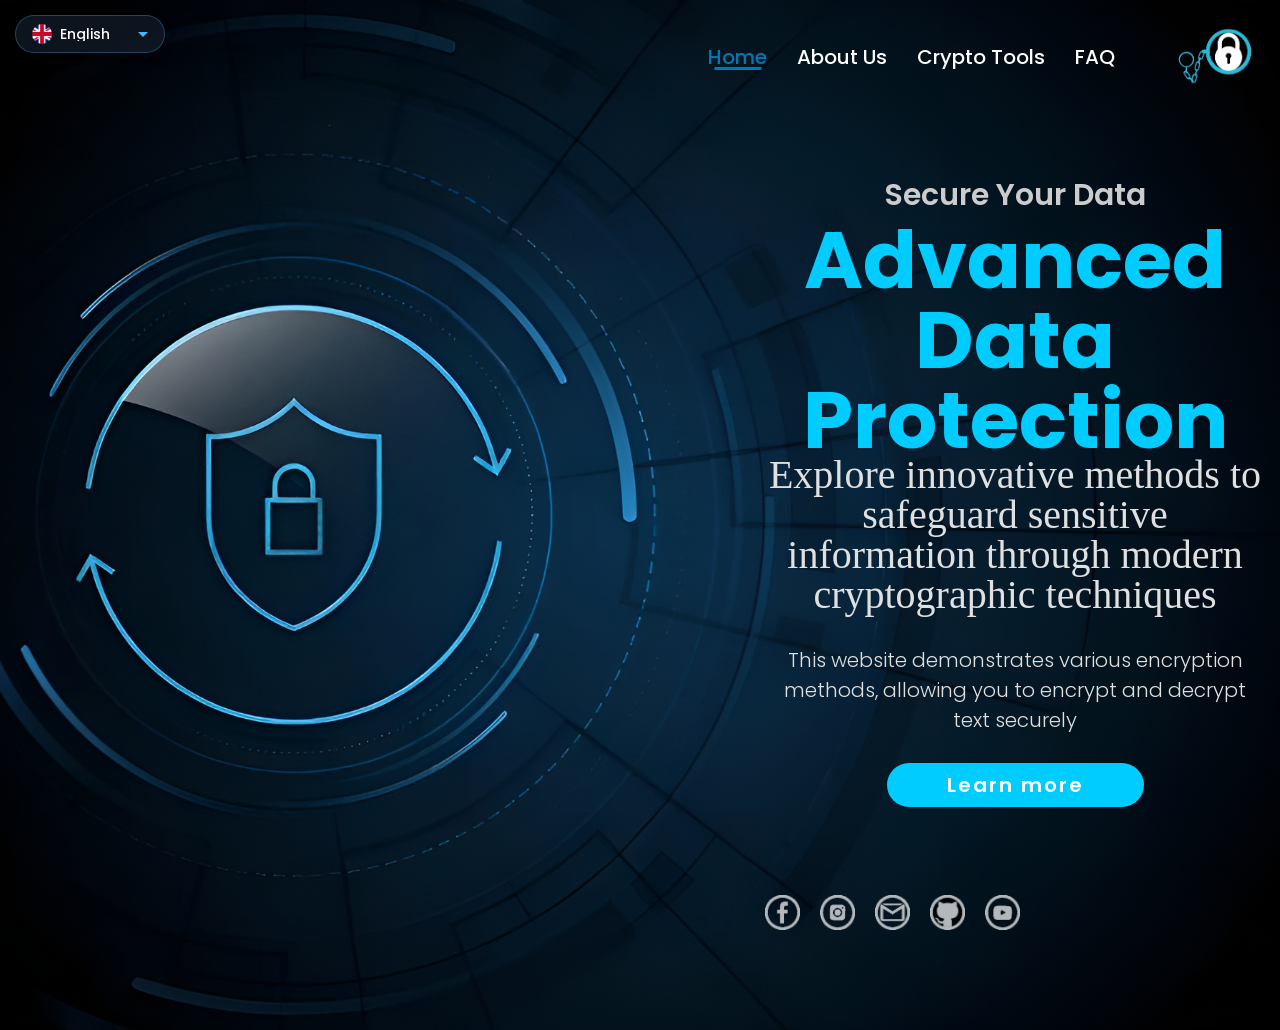
<file: index.html>
<!DOCTYPE html>
<html lang="en">
<head>
    <meta charset="UTF-8">
    <meta name="viewport" content="width=device-width, initial-scale=1.0">

    <link rel="stylesheet" href="css/nullstyle.css">
    <link rel="stylesheet" href="css/style.css">
    <link rel="stylesheet" href="css/media.css">

    <link href="https://fonts.googleapis.com/css2?family=Poppins:wght@400;500;600;700&display=swap" rel="stylesheet">

    <link rel="icon" type="image/x-icon" href="image/icon.ico">
    <title>Crypto Monocle</title>
</head>
<body>
    <div class="wrapper-home">
        <div class="wrapper-home">
            <!-- Додаємо перемикач мови сюди, перед хедером -->
            <div class="lang-switcher">
                <div class="lang-dropdown" id="language-dropdown">
                    <div class="lang-current">
                        <img src="image/photo/en.png" alt="English flag" class="lang-flag" id="current-flag">
                        <span class="lang-name" id="current-language">English</span>
                        <span class="lang-arrow"></span>
                    </div>
                    <div class="lang-options">
                        <div class="lang-option" data-lang="en">
                            <img src="image/photo/en.png" alt="English flag" class="lang-flag">
                            <span class="lang-name">English</span>
                        </div>
                        <div class="lang-option" data-lang="ua">
                            <img src="image/photo/ua.png" alt="Ukrainian flag" class="lang-flag">
                            <span class="lang-name">Українська</span>
                        </div>
                    </div>
                </div>
            </div>

        <header class="header">
            <div class="container">
                <div class="header_inner">
                    <nav class="menu">
                        <ul class="menu_list">
                            <li class="menu_item">
                                <a href="index.html" class="menu_link active" data-i18n="home">Home</a>
                            </li>
                            <li class="menu_item">
                                <a href="about.html" class="menu_link" data-i18n="about">About Us</a>
                            </li>
                            <li class="menu_item">
                                <a href="tools.html" class="menu_link" data-i18n="tools">Crypto Tools</a>
                            </li>
                            <li class="menu_item">
                                <a href="faq.html" class="menu_link" data-i18n="faq">FAQ</a>
                            </li>
                        </ul>
                    </nav>
                    <a href="index.html" class="header_logo">
                        <img src="image/logo.png" alt="logo" class="logo_img">
                    </a>
                    <div class="header_burger">
                        <span></span>
                    </div>
                </div>
            </div>
        </header>

        <main class="main">

            <section class="home">
                <div class="container">
                    <div class="home_inner">
                        <div class="home_subtitle" data-i18n="secure">Secure Your Data</div>
                        <h1 class="home_title" data-i18n="title">Advanced Data Protection</h1>
                        <div class="home_descr" data-i18n="descr">Explore innovative methods to safeguard sensitive information through modern cryptographic techniques</div>
                        <p class="home_text" data-i18n="text">This website demonstrates various encryption methods, allowing you to encrypt and decrypt text securely</p>
                        <div class="home_button">
                            <a href="about.html" class="home_link" data-i18n="learn_more">Learn more</a>
                        </div>
                        <div class="home_social">
                            <a href="#" class="home_social--link">
                                <img src="image/icon/Facebook.png" alt="social" class="social_img">
                            </a>
                            <a href="#" class="home_social--link">
                                <img src="image/icon/Instagram.png" alt="social" class="social_img">
                            </a>
                            <a href="#" class="home_social--link tooltip" id="copy-email">
                                <img src="image/icon/Gmail.png" alt="social" class="social_img">
                                <span class="tooltip-text">Email: cryptomonocle@gmail.com</span>
                            </a>
                            <a href="#" class="home_social--link">
                                <img src="image/icon/Github.png" alt="social" class="social_img">
                            </a>
                            <a href="#" class="home_social--link">
                                <img src="image/icon/Youtube.png" alt="social" class="social_img">
                            </a>
                        </div>
                    </div>
                </div>
            </section>
        </main>
    </div>

    <script src="js/scrollreveal.min.js"></script>
	<script src="https://code.jquery.com/jquery-3.6.1.min.js"></script>
	<script src="js/slick.min.js"></script>
	<script src="js/script.js"></script>
    <script src="js/lang.js"></script>
</body>
</html>
</file>
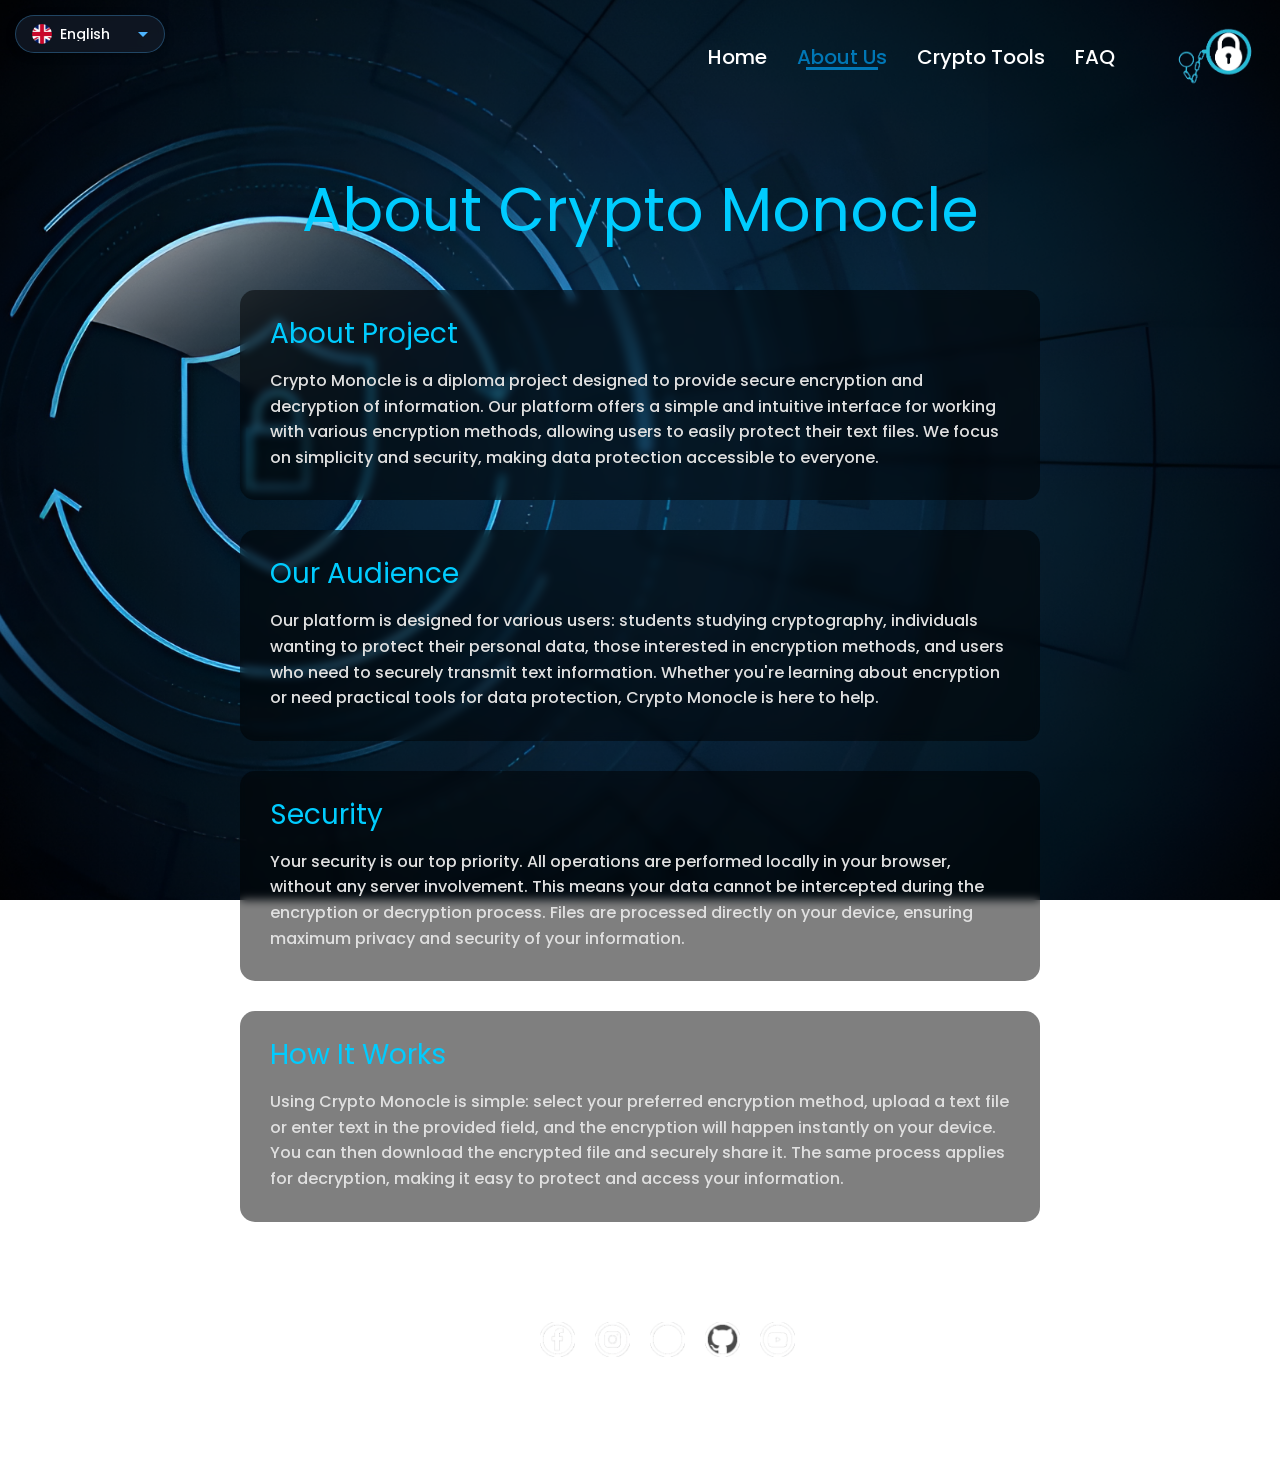
<file: about.html>
<!DOCTYPE html>
<html lang="en">
<head>
    <meta charset="UTF-8">
    <meta name="viewport" content="width=device-width, initial-scale=1.0">

    <link rel="stylesheet" href="css/nullstyle.css">
    <link rel="stylesheet" href="css/style.css">
    <link rel="stylesheet" href="css/media.css">

    <link href="https://fonts.googleapis.com/css2?family=Poppins:wght@400;500;600;700&display=swap" rel="stylesheet">

    <link rel="icon" type="image/x-icon" href="image/icon.ico">
    <title data-i18n="about">About Us</title>
</head>
<body>
    <div class="wrapper">
        <!-- Додаємо перемикач мови сюди, перед хедером -->
        <div class="lang-switcher">
            <div class="lang-dropdown" id="language-dropdown">
                <div class="lang-current">
                    <img src="image/photo/en.png" alt="English flag" class="lang-flag" id="current-flag">
                    <span class="lang-name" id="current-language">English</span>
                    <span class="lang-arrow"></span>
                </div>
                <div class="lang-options">
                    <div class="lang-option" data-lang="en">
                        <img src="image/photo/en.png" alt="English flag" class="lang-flag">
                        <span class="lang-name">English</span>
                    </div>
                    <div class="lang-option" data-lang="ua">
                        <img src="image/photo/ua.png" alt="Ukrainian flag" class="lang-flag">
                        <span class="lang-name">Українська</span>
                    </div>
                </div>
            </div>
        </div>

        <header class="header">
            <div class="container">
                <div class="header_inner">
                    <nav class="menu">
                        <ul class="menu_list">
                            <li class="menu_item">
                                <a href="index.html" class="menu_link" data-i18n="home">Home</a>
                            </li>
                            <li class="menu_item">
                                <a href="about.html" class="menu_link active" data-i18n="about">About Us</a>
                            </li>
                            <li class="menu_item">
                                <a href="tools.html" class="menu_link" data-i18n="tools">Crypto Tools</a>
                            </li>
                            <li class="menu_item">
                                <a href="faq.html" class="menu_link" data-i18n="faq">FAQ</a>
                            </li>
                        </ul>
                    </nav>
                    <a href="index.html" class="header_logo">
                        <img src="image/logo.png" alt="logo" class="logo_img">
                    </a>
                    <div class="header_burger">
                        <span></span>
                    </div>
                </div>
            </div>
        </header>

        <main class="main">

            <section class="about">
                <div class="container">
                    <div class="about_inner">
                        <h1 class="about_title" data-i18n="about_title">About Crypto Monocle</h1>
                        
                        <div class="about_block">
                            <h2 class="about_subtitle" data-i18n="about_project_title">About Project</h2>
                            <p class="about_text" data-i18n="about_project_text">
                                Crypto Monocle is a diploma project designed to provide secure encryption and decryption of information. Our platform offers a simple and intuitive interface for working with various encryption methods, allowing users to easily protect their text files. We focus on simplicity and security, making data protection accessible to everyone.
                            </p>
                        </div>

                        <div class="about_block">
                            <h2 class="about_subtitle" data-i18n="about_audience_title">Our Audience</h2>
                            <p class="about_text" data-i18n="about_audience_text">
                                Our platform is designed for various users: students studying cryptography, individuals wanting to protect their personal data, those interested in encryption methods, and users who need to securely transmit text information. Whether you're learning about encryption or need practical tools for data protection, Crypto Monocle is here to help.
                            </p>
                        </div>

                        <div class="about_block">
                            <h2 class="about_subtitle" data-i18n="about_security_title">Security</h2>
                            <p class="about_text" data-i18n="about_security_text">
                                Your security is our top priority. All operations are performed locally in your browser, without any server involvement. This means your data cannot be intercepted during the encryption or decryption process. Files are processed directly on your device, ensuring maximum privacy and security of your information.
                            </p>
                        </div>

                        <div class="about_block">
                            <h2 class="about_subtitle" data-i18n="about_how_title">How It Works</h2>
                            <p class="about_text" data-i18n="about_how_text">
                                Using Crypto Monocle is simple: select your preferred encryption method, upload a text file or enter text in the provided field, and the encryption will happen instantly on your device. You can then download the encrypted file and securely share it. The same process applies for decryption, making it easy to protect and access your information.
                            </p>
                        </div>
                        <div class="home_inner">
                            <div class="home_social_fixed">
                                <a href="#" class="home_social--link">
                                    <img src="image/icon/Facebook.png" alt="social" class="social_img">
                                </a>
                                <a href="#" class="home_social--link">
                                    <img src="image/icon/Instagram.png" alt="social" class="social_img">
                                </a>
                                <a href="#" class="home_social--link tooltip" id="copy-email">
                                    <img src="image/icon/Gmail.png" alt="social" class="social_img">
                                    <span class="tooltip-text">Email: cryptomonocle@gmail.com</span>
                                </a>
                                <a href="#" class="home_social--link">
                                    <img src="image/icon/Github.png" alt="social" class="social_img">
                                </a>
                                <a href="#" class="home_social--link">
                                    <img src="image/icon/Youtube.png" alt="social" class="social_img">
                                </a>
                            </div>
                        </div>
                    </div>
                </div>
            </section>
        </main>
    </div>

    <script src="js/scrollreveal.min.js"></script>
    <script src="https://code.jquery.com/jquery-3.6.1.min.js"></script>
    <script src="js/slick.min.js"></script>
    <script src="js/script.js"></script>
    <script src="js/lang.js"></script>
</body>
</html>
</file>
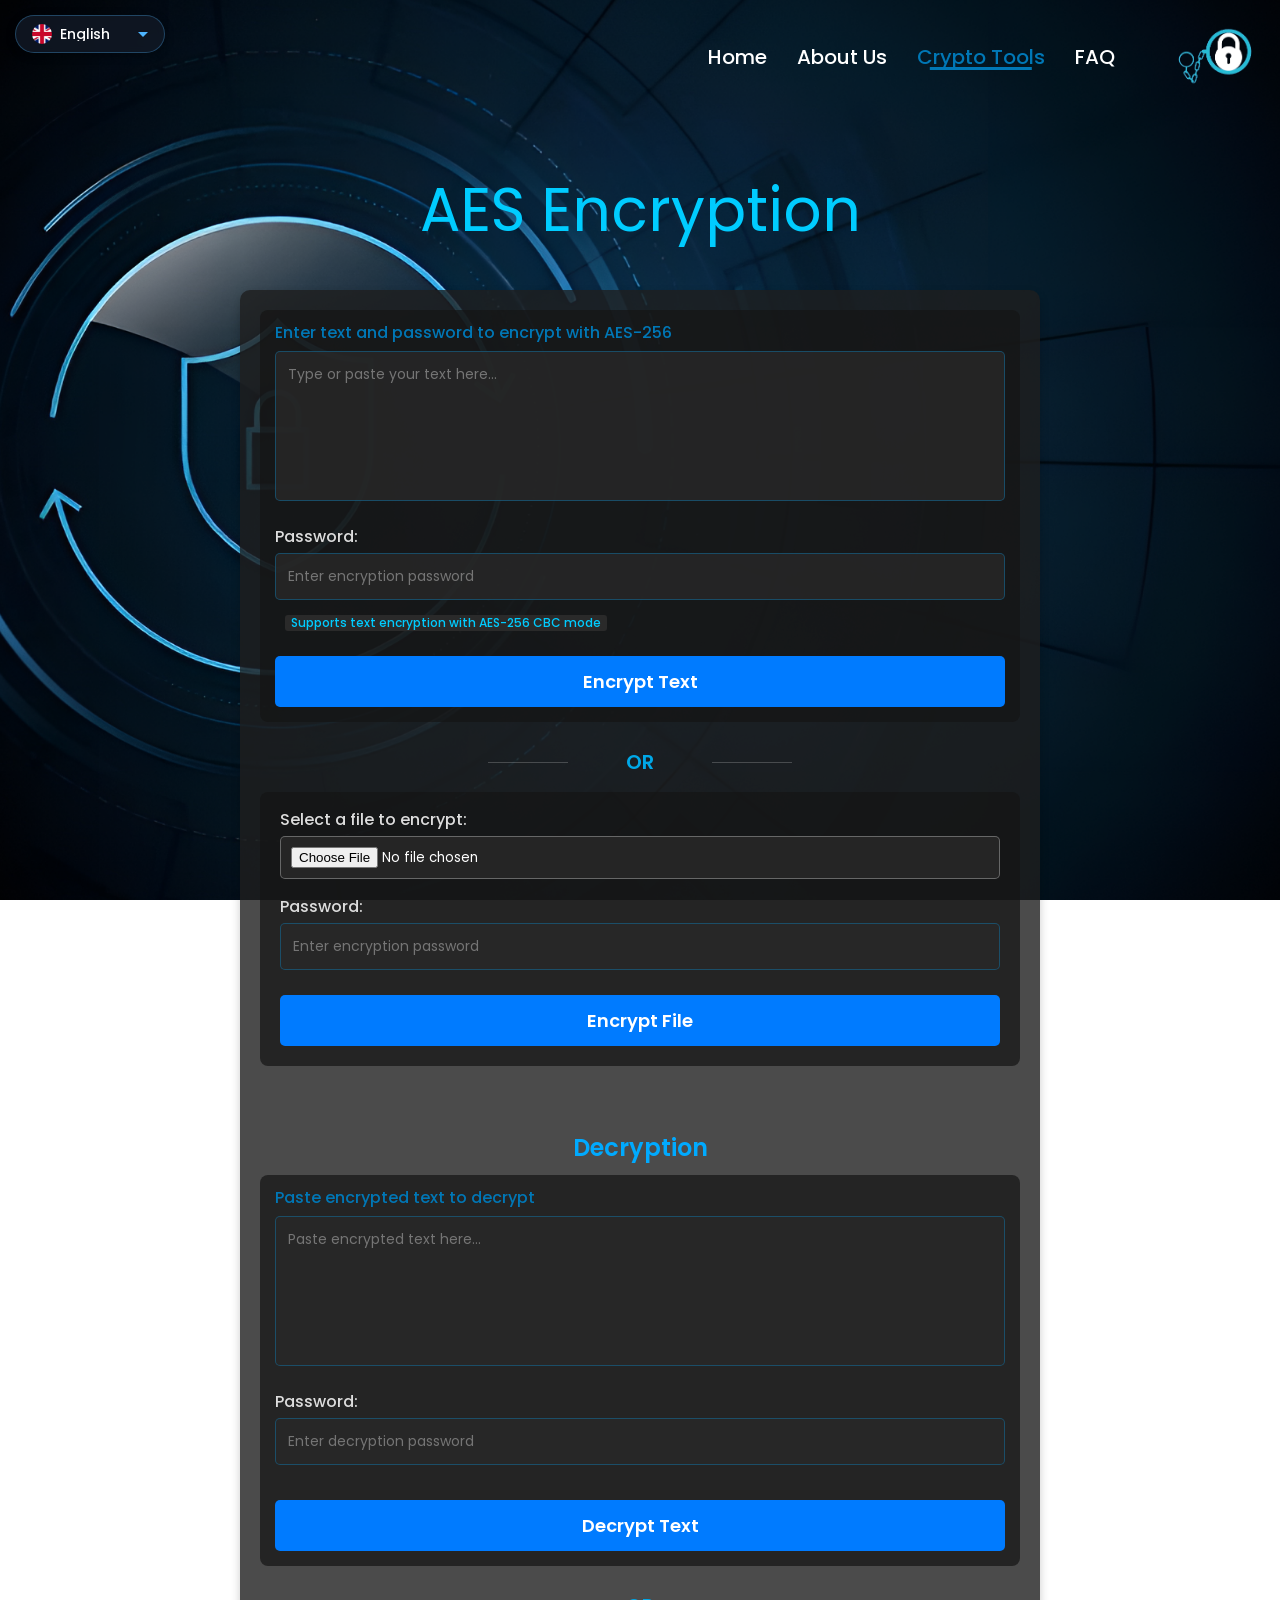
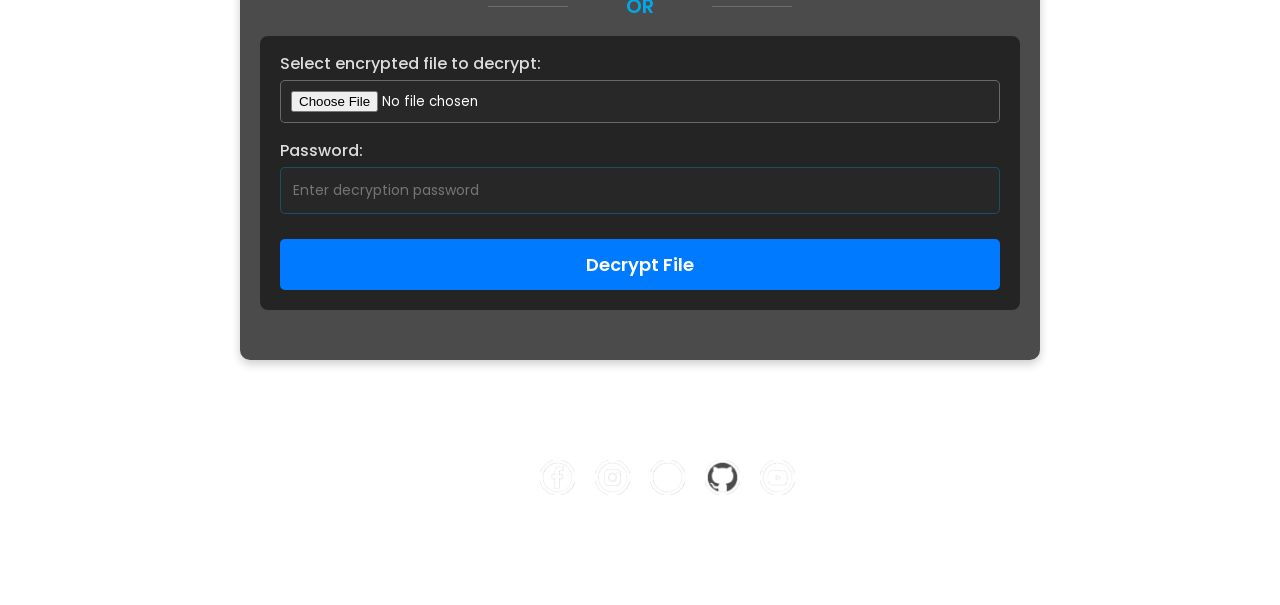
<file: aes.html>
<!DOCTYPE html>
<html lang="en">
<head>
    <meta charset="UTF-8">
    <meta name="viewport" content="width=device-width, initial-scale=1.0">

    <link rel="stylesheet" href="css/nullstyle.css">
    <link rel="stylesheet" href="css/style.css">
    <link rel="stylesheet" href="css/media.css">

    <link href="https://fonts.googleapis.com/css2?family=Poppins:wght@400;500;600;700&display=swap" rel="stylesheet">

    <link rel="icon" type="image/x-icon" href="image/icon.ico">
    <title data-i18n="aes_title">AES Encryption</title>
</head>
<body>
    <div class="wrapper">

        <!-- Додаємо перемикач мови сюди, перед хедером -->
        <div class="lang-switcher">
            <div class="lang-dropdown" id="language-dropdown">
                <div class="lang-current">
                    <img src="image/photo/en.png" alt="English flag" class="lang-flag" id="current-flag">
                    <span class="lang-name" id="current-language">English</span>
                    <span class="lang-arrow"></span>
                </div>
                <div class="lang-options">
                    <div class="lang-option" data-lang="en">
                        <img src="image/photo/en.png" alt="English flag" class="lang-flag">
                        <span class="lang-name">English</span>
                    </div>
                    <div class="lang-option" data-lang="ua">
                        <img src="image/photo/ua.png" alt="Ukrainian flag" class="lang-flag">
                        <span class="lang-name">Українська</span>
                    </div>
                </div>
            </div>
        </div>
        
        <header class="header">
            <div class="container">
                <div class="header_inner">
                    <nav class="menu">
                        <ul class="menu_list">
                            <li class="menu_item">
                                <a href="index.html" class="menu_link" data-i18n="home">Home</a>
                            </li>
                            <li class="menu_item">
                                <a href="about.html" class="menu_link" data-i18n="about">About Us</a>
                            </li>
                            <li class="menu_item">
                                <a href="tools.html" class="menu_link active" data-i18n="tools">Crypto Tools</a>
                            </li>
                            <li class="menu_item">
                                <a href="faq.html" class="menu_link" data-i18n="faq">FAQ</a>
                            </li>
                        </ul>
                    </nav>
                    <a href="index.html" class="header_logo">
                        <img src="image/logo.png" alt="logo" class="logo_img">
                    </a>
                    <div class="header_burger">
                        <span></span>
                    </div>
                </div>
            </div>
        </header>

        <main class="main">
            <section class="faq">
                <div class="container">
                    <div class="faq_inner">
                        <h1 class="faq_title" data-i18n="aes_title">AES Encryption</h1>
                        
                        <div class="otp_container">
                            <!-- Text input section -->
                            <div class="text-input-section">
                                <p class="input-hint" data-i18n="aes_input_hint">Enter text and password to encrypt with AES-256</p>
                                <textarea id="inputText" placeholder="" class="fixed-textarea" data-i18n-placeholder="aes_placeholder"></textarea>
                                <div class="password-section">
                                    <label for="passwordInput" data-i18n="aes_password_label">Password:</label>
                                    <input type="password" id="passwordInput" class="password-input" data-i18n-placeholder="aes_password_placeholder">
                                    <div class="format-indicator" data-i18n="aes_format_info">Supports text encryption with AES-256 CBC mode</div>
                                </div>
                                
                                <div class="text-actions">
                                    <button onclick="aesEncryptor.encryptText()" class="primary-btn" data-i18n="aes_encrypt_btn">Encrypt Text</button>
                                </div>
                                
                                <!-- Encrypted results (hidden by default) -->
                                <div id="encryptionResults" class="encryption-results" style="display: none;">
                                    <h3 data-i18n="aes_encrypted_title">Encrypted Text (Base64):</h3>
                                    <textarea id="encryptedTextArea" class="result-textarea" readonly></textarea>
                                    <div class="result-actions">
                                        <button onclick="aesEncryptor.copyEncryptedText()" class="secondary-btn" data-i18n="aes_copy_encrypted_btn">Copy Encrypted Text</button>
                                        <button onclick="aesEncryptor.downloadEncryptedText()" class="secondary-btn" data-i18n="aes_download_encrypted_btn">Download Encrypted File</button>
                                    </div>
                                </div>
                            </div>
                            
                            <div class="section-divider" data-i18n="aes_or">OR</div>
                            
                            <!-- File encryption section -->
                            <div class="file-input-section">
                                <label for="inputFile" data-i18n="aes_select_file">Select a file to encrypt:</label>
                                <input type="file" id="inputFile" />
                                
                                <div class="password-section">
                                    <label for="filePasswordInput" data-i18n="aes_password_label">Password:</label>
                                    <!-- <input type="password" id="filePasswordInput" class="password-input" placeholder="Enter encryption password"> -->
                                    <input type="password" id="filePasswordInput" class="password-input" placeholder="" data-i18n-placeholder="aes_password_placeholder">
                                </div>
                                
                                <button onclick="aesEncryptor.encryptFile()" class="primary-btn" data-i18n="aes_encrypt_file_btn">Encrypt File</button>
                            </div>

                            <br><br>

                            <h2 data-i18n="aes_decryption_title">Decryption</h2>

                            <!-- Text decryption section -->
                            <div class="text-input-section">
                                <p class="input-hint" data-i18n="aes_decrypt_hint">Paste encrypted text to decrypt</p>
                                <textarea id="encryptedInput" placeholder="" class="fixed-textarea" data-i18n-placeholder="aes_decrypt_placeholder"></textarea>
                                <div class="password-section">
                                    <label for="decryptPasswordInput" data-i18n="aes_password_label">Password:</label>
                                    <input type="password" id="decryptPasswordInput" class="password-input" placeholder="" data-i18n-placeholder="aes_decrypt_password_placeholder">
                                </div>
                                
                                <div class="text-actions">
                                    <button onclick="aesEncryptor.decryptText()" class="primary-btn" data-i18n="aes_decrypt_btn">Decrypt Text</button>
                                </div>
                                
                                <!-- Decryption result section (hidden by default) -->
                                <div id="decryptionResult" class="decryption-result" style="display: none;">
                                    <h3>Decryption Result:</h3>
                                    <textarea id="decryptedTextArea" class="result-textarea" readonly></textarea>
                                    <div class="result-actions">
                                        <button onclick="aesEncryptor.copyDecryptedText()" class="secondary-btn" data-i18n="aes_copy_decrypted_btn">Copy Result</button>
                                        <button onclick="aesEncryptor.downloadDecryptedText()" class="secondary-btn" data-i18n="aes_download_decrypted_btn">Download Result</button>
                                    </div>
                                </div>
                            </div>
                            
                            <div class="section-divider" data-i18n="aes_or">OR</div>
                            
                            <!-- File decryption section -->
                            <div class="file-input-section">
                                <label for="encryptedFile" data-i18n="aes_select_encrypted_file">Select encrypted file to decrypt:</label>
                                <input type="file" id="encryptedFile" />
                                
                                <div class="password-section">
                                    <label for="fileDecryptPasswordInput" data-i18n="aes_password_label">Password:</label>
                                    <input type="password" id="fileDecryptPasswordInput" class="password-input" placeholder="" data-i18n-placeholder="aes_decrypt_password_placeholder">
                                </div>
                                
                                <button onclick="aesEncryptor.decryptFile()" class="primary-btn" data-i18n="aes_decrypt_file_btn">Decrypt File</button>
                            </div>
                        </div>

                        <div class="home_inner">
                            <div class="home_social_fixed">
                                <a href="#" class="home_social--link">
                                    <img src="image/icon/Facebook.png" alt="social" class="social_img">
                                </a>
                                <a href="#" class="home_social--link">
                                    <img src="image/icon/Instagram.png" alt="social" class="social_img">
                                </a>
                                <a href="#" class="home_social--link tooltip" id="copy-email">
                                    <img src="image/icon/Gmail.png" alt="social" class="social_img">
                                    <span class="tooltip-text">Email: cryptomonocle@gmail.com</span>
                                </a>
                                <a href="#" class="home_social--link">
                                    <img src="image/icon/Github.png" alt="social" class="social_img">
                                </a>
                                <a href="#" class="home_social--link">
                                    <img src="image/icon/Youtube.png" alt="social" class="social_img">
                                </a>
                            </div>
                        </div>
                    </div>
                </div>
            </section>
        </main>
    </div>

    <script src="js/scrollreveal.min.js"></script>
    <script src="https://code.jquery.com/jquery-3.6.1.min.js"></script>
    <script src="js/slick.min.js"></script>
    <script src="js/script.js"></script>
    <script src="js/aes.js"></script>
    <script src="js/lang.js"></script>
</body>
</html>
</file>
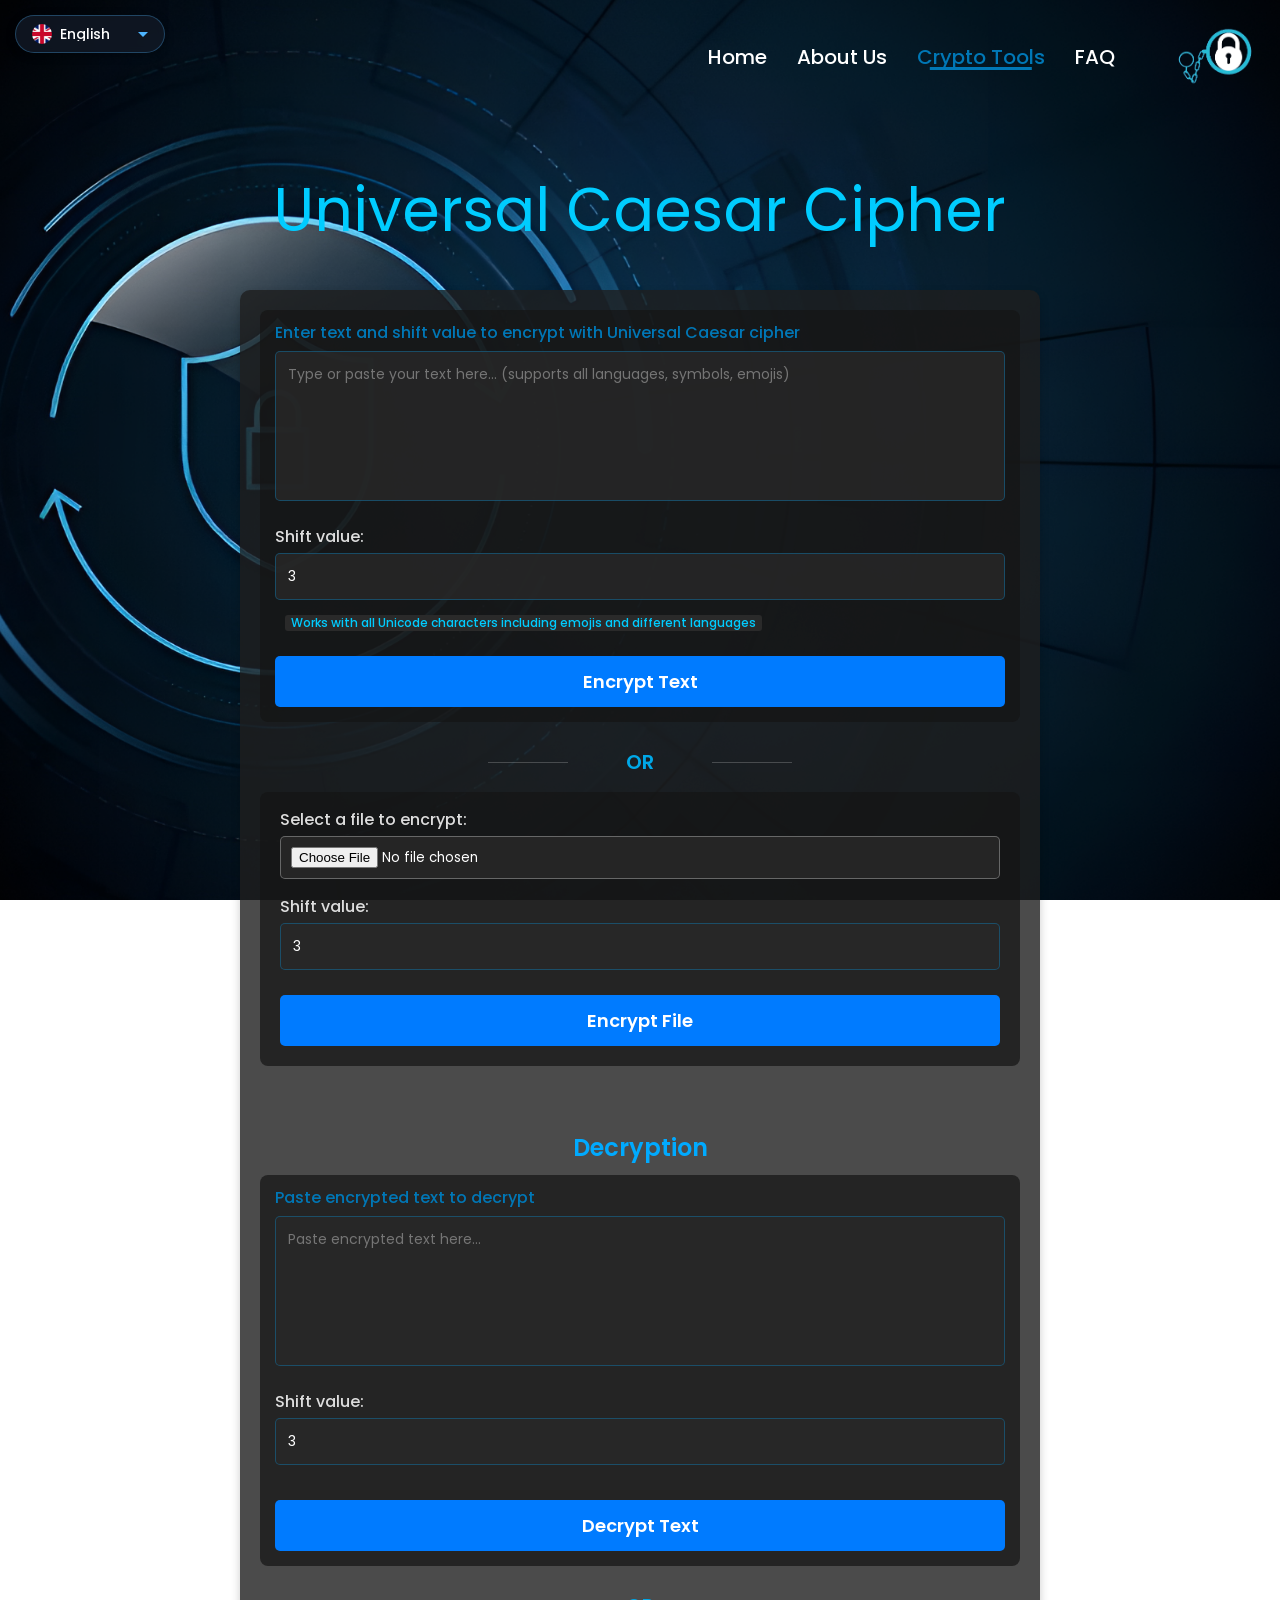
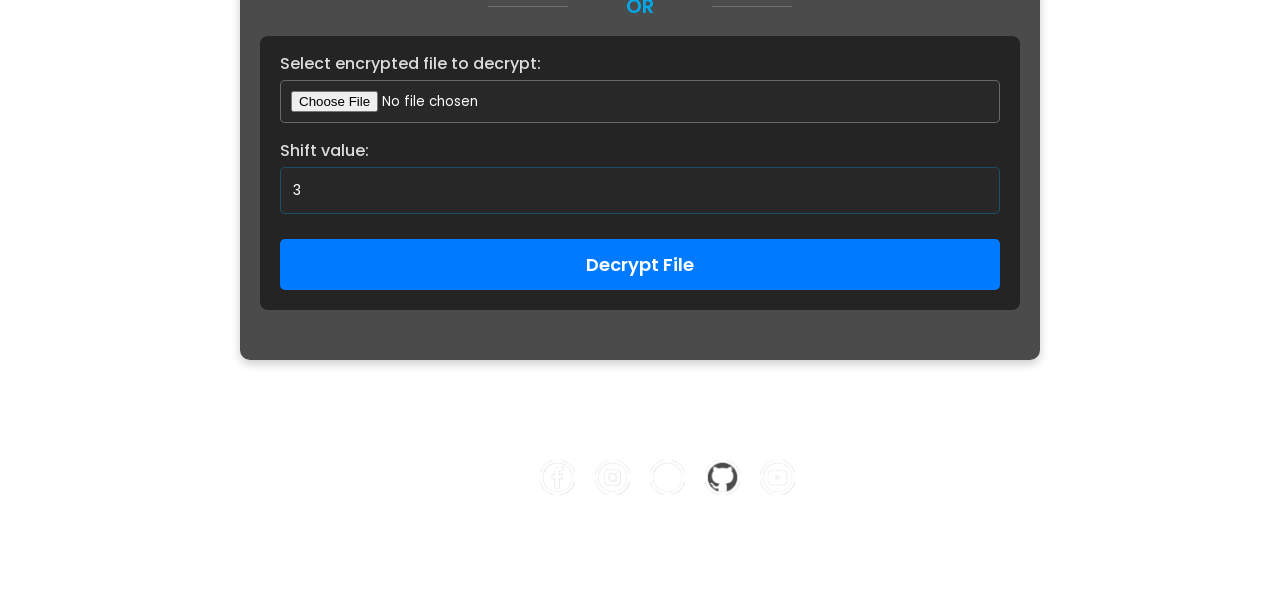
<file: caesar.html>
<!DOCTYPE html>
<html lang="en">
<head>
    <meta charset="UTF-8">
    <meta name="viewport" content="width=device-width, initial-scale=1.0">

    <link rel="stylesheet" href="css/nullstyle.css">
    <link rel="stylesheet" href="css/style.css">
    <link rel="stylesheet" href="css/media.css">

    <link href="https://fonts.googleapis.com/css2?family=Poppins:wght@400;500;600;700&display=swap" rel="stylesheet">

    <link rel="icon" type="image/x-icon" href="image/icon.ico">
    <title data-i18n="caesar_title">Universal Caesar Cipher</title>
</head>
<body>
    <div class="wrapper">

        <!-- Додаємо перемикач мови сюди, перед хедером -->
        <div class="lang-switcher">
            <div class="lang-dropdown" id="language-dropdown">
                <div class="lang-current">
                    <img src="image/photo/en.png" alt="English flag" class="lang-flag" id="current-flag">
                    <span class="lang-name" id="current-language">English</span>
                    <span class="lang-arrow"></span>
                </div>
                <div class="lang-options">
                    <div class="lang-option" data-lang="en">
                        <img src="image/photo/en.png" alt="English flag" class="lang-flag">
                        <span class="lang-name">English</span>
                    </div>
                    <div class="lang-option" data-lang="ua">
                        <img src="image/photo/ua.png" alt="Ukrainian flag" class="lang-flag">
                        <span class="lang-name">Українська</span>
                    </div>
                </div>
            </div>
        </div>

        <header class="header">
            <div class="container">
                <div class="header_inner">
                    <nav class="menu">
                        <ul class="menu_list">
                            <li class="menu_item">
                                <a href="index.html" class="menu_link" data-i18n="home">Home</a>
                            </li>
                            <li class="menu_item">
                                <a href="about.html" class="menu_link" data-i18n="about">About Us</a>
                            </li>
                            <li class="menu_item">
                                <a href="tools.html" class="menu_link active" data-i18n="tools">Crypto Tools</a>
                            </li>
                            <li class="menu_item">
                                <a href="faq.html" class="menu_link" data-i18n="faq">FAQ</a>
                            </li>
                        </ul>
                    </nav>
                    <a href="index.html" class="header_logo">
                        <img src="image/logo.png" alt="logo" class="logo_img">
                    </a>
                    <div class="header_burger">
                        <span></span>
                    </div>
                </div>
            </div>
        </header>

        <main class="main">
            <section class="faq">
                <div class="container">
                    <div class="faq_inner">
                        <h1 class="faq_title" data-i18n="caesar_title">Universal Caesar Cipher</h1>
                        
                        <div class="otp_container">
                            <!-- Text input section -->
                            <div class="text-input-section">
                                <p class="input-hint" data-i18n="caesar_input_hint">Enter text and shift value to encrypt with Universal Caesar cipher</p>
                                <textarea id="inputText" placeholder="" class="fixed-textarea" data-i18n-placeholder="caesar_placeholder"></textarea>
                                
                                <div class="password-section">
                                    <label for="shiftInput" data-i18n="caesar_shift_label">Shift value:</label>
                                    <input type="number" id="shiftInput" class="password-input" min="1" value="3" placeholder="Enter shift value" data-i18n="caesar_shift_placeholder">
                                    <div class="format-indicator" data-i18n="caesar_format_info">Works with all Unicode characters including emojis and different languages</div>
                                </div>
                                
                                <div class="text-actions">
                                    <button onclick="caesarCipher.encryptText()" class="primary-btn" data-i18n="caesar_encrypt_btn">Encrypt Text</button>
                                </div>
                                
                                <!-- Encrypted results (hidden by default) -->
                                <div id="encryptionResults" class="encryption-results" style="display: none;">
                                    <h3 data-i18n="caesar_encrypted_title">Encrypted Text:</h3>
                                    <textarea id="encryptedTextArea" class="result-textarea" readonly></textarea>
                                    <div class="result-actions">
                                        <button onclick="caesarCipher.copyEncryptedText()" class="secondary-btn" data-i18n="caesar_copy_encrypted_btn">Copy Encrypted Text</button>
                                        <button onclick="caesarCipher.downloadEncryptedText()" class="secondary-btn" data-i18n="caesar_download_encrypted_btn">Download Encrypted File</button>
                                    </div>
                                </div>
                            </div>
                            
                            <div class="section-divider" data-i18n="caesar_or">OR</div>
                            
                            <!-- File encryption section -->
                            <div class="file-input-section">
                                <label for="inputFile" data-i18n="caesar_select_file">Select a file to encrypt:</label>
                                <input type="file" id="inputFile" />
                                
                                <div class="password-section">
                                    <label for="fileShiftInput" data-i18n="caesar_shift_label">Shift value:</label>
                                    <input type="number" id="fileShiftInput" class="password-input" min="1" value="3" placeholder="Enter shift value">
                                </div>
                                
                                <button onclick="caesarCipher.encryptFile()" class="primary-btn" data-i18n="caesar_encrypt_file_btn">Encrypt File</button>
                            </div>

                            <br><br>

                            <h2 data-i18n="caesar_decryption_title">Decryption</h2>

                            <!-- Text decryption section -->
                            <div class="text-input-section">
                                <p class="input-hint" data-i18n="caesar_decrypt_hint">Paste encrypted text to decrypt</p>
                                <textarea id="encryptedInput" placeholder="" class="fixed-textarea" data-i18n-placeholder="caesar_decrypt_placeholder"></textarea>
                                <div class="password-section">
                                    <label for="decryptShiftInput" data-i18n="caesar_shift_label">Shift value:</label>
                                    <input type="number" id="decryptShiftInput" class="password-input" min="1" value="3" placeholder="Enter shift value">
                                </div>
                                
                                <div class="text-actions">
                                    <button onclick="caesarCipher.decryptText()" class="primary-btn" data-i18n="caesar_decrypt_btn">Decrypt Text</button>
                                </div>
                                
                                <!-- Decryption result section (hidden by default) -->
                                <div id="decryptionResult" class="decryption-result" style="display: none;">
                                    <h3 data-i18n="caesar_decryption_result">Decryption Result:</h3>
                                    <textarea id="decryptedTextArea" class="result-textarea" readonly></textarea>
                                    <div class="result-actions">
                                        <button onclick="caesarCipher.copyDecryptedText()" class="secondary-btn" data-i18n="caesar_copy_decrypted_btn">Copy Result</button>
                                        <button onclick="caesarCipher.downloadDecryptedText()" class="secondary-btn" data-i18n="caesar_download_decrypted_btn">Download Result</button>
                                    </div>
                                </div>
                            </div>
                            
                            <div class="section-divider">OR</div>
                            
                            <!-- File decryption section -->
                            <div class="file-input-section">
                                <label for="encryptedFile" data-i18n="caesar_select_encrypted_file">Select encrypted file to decrypt:</label>
                                <input type="file" id="encryptedFile" />
                                
                                <div class="password-section">
                                    <label for="fileDecryptShiftInput" data-i18n="caesar_shift_label">Shift value:</label>
                                    <input type="number" id="fileDecryptShiftInput" class="password-input" min="1" value="3" placeholder="Enter shift value">
                                </div>
                                
                                <button onclick="caesarCipher.decryptFile()" class="primary-btn" data-i18n="caesar_decrypt_file_btn">Decrypt File</button>
                            </div>
                        </div>

                        <div class="home_inner">
                            <div class="home_social_fixed">
                                <a href="#" class="home_social--link">
                                    <img src="image/icon/Facebook.png" alt="social" class="social_img">
                                </a>
                                <a href="#" class="home_social--link">
                                    <img src="image/icon/Instagram.png" alt="social" class="social_img">
                                </a>
                                <a href="#" class="home_social--link tooltip" id="copy-email">
                                    <img src="image/icon/Gmail.png" alt="social" class="social_img">
                                    <span class="tooltip-text">Email: cryptomonocle@gmail.com</span>
                                </a>
                                <a href="#" class="home_social--link">
                                    <img src="image/icon/Github.png" alt="social" class="social_img">
                                </a>
                                <a href="#" class="home_social--link">
                                    <img src="image/icon/Youtube.png" alt="social" class="social_img">
                                </a>
                            </div>
                        </div>
                    </div>
                </div>
            </section>
        </main>
    </div>

    <script src="js/scrollreveal.min.js"></script>
    <script src="https://code.jquery.com/jquery-3.6.1.min.js"></script>
    <script src="js/slick.min.js"></script>
    <script src="js/script.js"></script>
    <script src="js/caesar.js"></script>
    <script src="js/lang.js"></script>
</body>
</html>
</file>
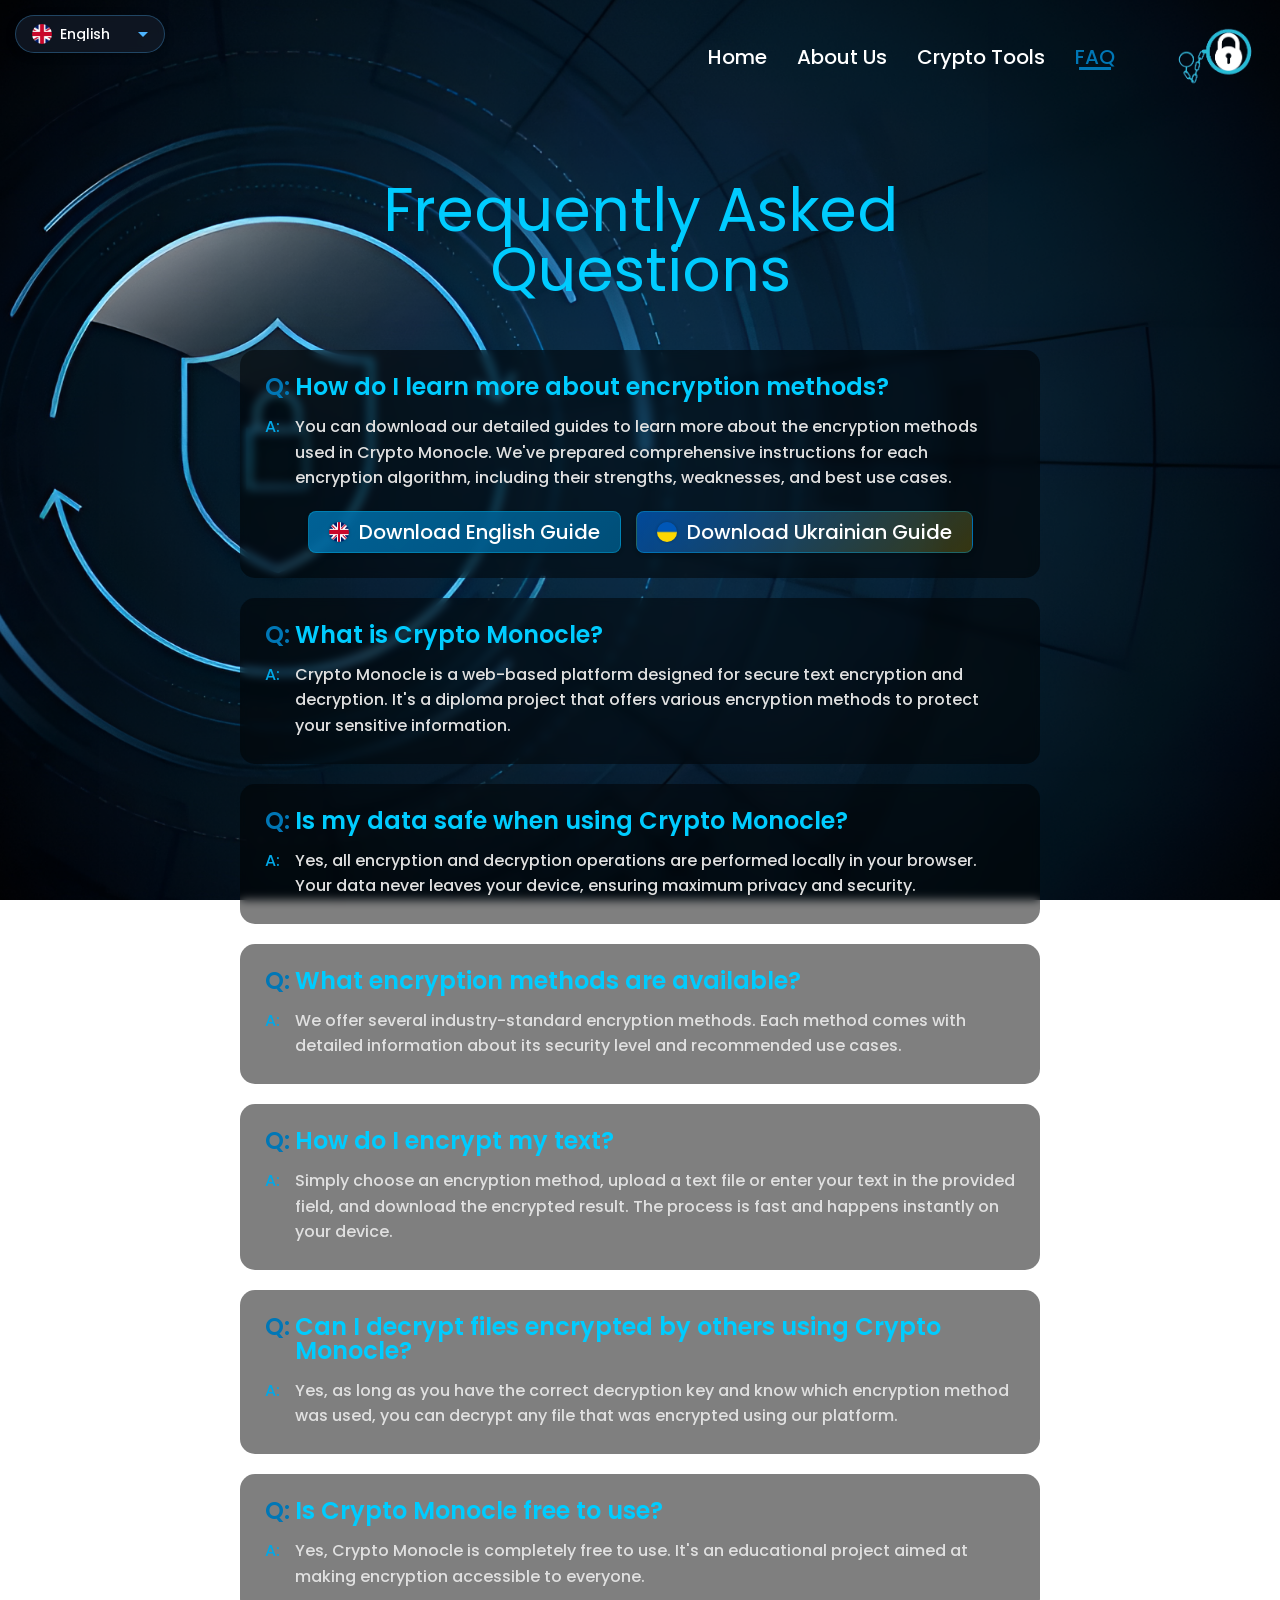
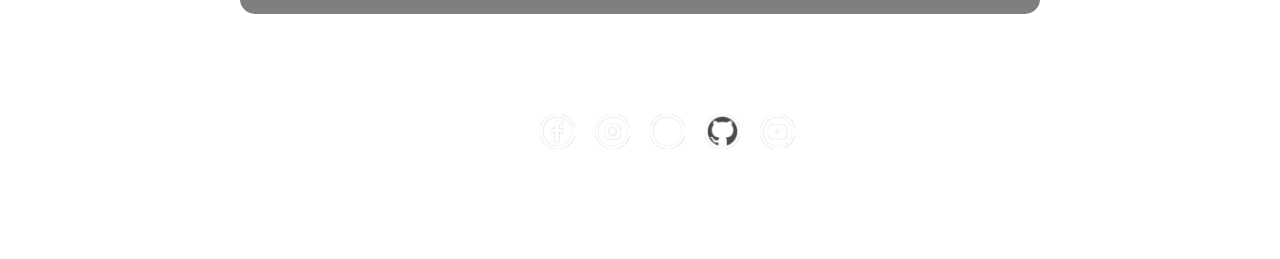
<file: faq.html>
<!DOCTYPE html>
<html lang="en">
<head>
    <meta charset="UTF-8">
    <meta name="viewport" content="width=device-width, initial-scale=1.0">

    <link rel="stylesheet" href="css/nullstyle.css">
    <link rel="stylesheet" href="css/style.css">
    <link rel="stylesheet" href="css/media.css">

    <link href="https://fonts.googleapis.com/css2?family=Poppins:wght@400;500;600;700&display=swap" rel="stylesheet">

    <link rel="icon" type="image/x-icon" href="image/icon.ico">
    <title data-i18n="faq">FAQ</title>
</head>
<body>
    <div class="wrapper">
        <!-- Додаємо перемикач мови сюди, перед хедером -->
        <div class="lang-switcher">
            <div class="lang-dropdown" id="language-dropdown">
                <div class="lang-current">
                    <img src="image/photo/en.png" alt="English flag" class="lang-flag" id="current-flag">
                    <span class="lang-name" id="current-language">English</span>
                    <span class="lang-arrow"></span>
                </div>
                <div class="lang-options">
                    <div class="lang-option" data-lang="en">
                        <img src="image/photo/en.png" alt="English flag" class="lang-flag">
                        <span class="lang-name">English</span>
                    </div>
                    <div class="lang-option" data-lang="ua">
                        <img src="image/photo/ua.png" alt="Ukrainian flag" class="lang-flag">
                        <span class="lang-name">Українська</span>
                    </div>
                </div>
            </div>
        </div>

        <header class="header">
            <div class="container">
                <div class="header_inner">
                    <nav class="menu">
                        <ul class="menu_list">
                            <li class="menu_item">
                                <a href="index.html" class="menu_link" data-i18n="home">Home</a>
                            </li>
                            <li class="menu_item">
                                <a href="about.html" class="menu_link" data-i18n="about">About Us</a>
                            </li>
                            <li class="menu_item">
                                <a href="tools.html" class="menu_link" data-i18n="tools">Crypto Tools</a>
                            </li>
                            <li class="menu_item">
                                <a href="faq.html" class="menu_link active" data-i18n="faq">FAQ</a>
                            </li>
                        </ul>
                    </nav>
                    <a href="index.html" class="header_logo">
                        <img src="image/logo.png" alt="logo" class="logo_img">
                    </a>
                    <div class="header_burger">
                        <span></span>
                    </div>
                </div>
            </div>
        </header>

        <main class="main">

            <section class="faq">
                <div class="container">
                    <div class="faq_inner">
                        <h1 class="faq_title" data-i18n="faq_title">Frequently Asked Questions</h1>
                        
                        <div class="faq_list">
                            <!-- Нове питання з кнопками для інструкцій -->
                            <div class="faq_item">
                                <div class="faq_question" data-i18n="faq_q0">How do I learn more about encryption methods?</div>
                                <div class="faq_answer" data-i18n="faq_a0">
                                    You can download our detailed guides to learn more about the encryption methods used in Crypto Monocle. We've prepared comprehensive instructions for each encryption algorithm, including their strengths, weaknesses, and best use cases.
                                </div>
                                <div class="instruction-buttons">
                                    <a href="info_en.pdf" class="instruction-btn english-btn" download>
                                        <img src="image/photo/en.png" alt="English flag" class="btn-flag">
                                        <span data-i18n="download_en">Download English Guide</span>
                                    </a>
                                    <a href="info_ua.pdf" class="instruction-btn ukrainian-btn" download>
                                        <img src="image/photo/ua.png" alt="Ukrainian flag" class="btn-flag">
                                        <span data-i18n="download_ua">Download Ukrainian Guide</span>
                                    </a>
                                </div>
                            </div>

                            <div class="faq_item">
                                <div class="faq_question" data-i18n="faq_q1">What is Crypto Monocle?</div>
                                <div class="faq_answer" data-i18n="faq_a1">Crypto Monocle is a web-based platform designed for secure text encryption and decryption. It's a diploma project that offers various encryption methods to protect your sensitive information.</div>
                            </div>

                            <div class="faq_item">
                                <div class="faq_question" data-i18n="faq_q2">Is my data safe when using Crypto Monocle?</div>
                                <div class="faq_answer" data-i18n="faq_a2">Yes, all encryption and decryption operations are performed locally in your browser. Your data never leaves your device, ensuring maximum privacy and security.</div>
                            </div>

                            <div class="faq_item">
                                <div class="faq_question" data-i18n="faq_q3">What encryption methods are available?</div>
                                <div class="faq_answer" data-i18n="faq_a3">We offer several industry-standard encryption methods. Each method comes with detailed information about its security level and recommended use cases.</div>
                            </div>

                            <div class="faq_item">
                                <div class="faq_question" data-i18n="faq_q4">How do I encrypt my text?</div>
                                <div class="faq_answer" data-i18n="faq_a4">Simply choose an encryption method, upload a text file or enter your text in the provided field, and download the encrypted result. The process is fast and happens instantly on your device.</div>
                            </div>

                            <div class="faq_item">
                                <div class="faq_question" data-i18n="faq_q5">Can I decrypt files encrypted by others using Crypto Monocle?</div>
                                <div class="faq_answer" data-i18n="faq_a5">Yes, as long as you have the correct decryption key and know which encryption method was used, you can decrypt any file that was encrypted using our platform.</div>
                            </div>

                            <div class="faq_item">
                                <div class="faq_question" data-i18n="faq_q6">Is Crypto Monocle free to use?</div>
                                <div class="faq_answer" data-i18n="faq_a6">Yes, Crypto Monocle is completely free to use. It's an educational project aimed at making encryption accessible to everyone.</div>
                            </div>
                        </div>

                        <div class="home_inner">
                            <div class="home_social_fixed">
                                <a href="#" class="home_social--link">
                                    <img src="image/icon/Facebook.png" alt="social" class="social_img">
                                </a>
                                <a href="#" class="home_social--link">
                                    <img src="image/icon/Instagram.png" alt="social" class="social_img">
                                </a>
                                <a href="#" class="home_social--link tooltip" id="copy-email">
                                    <img src="image/icon/Gmail.png" alt="social" class="social_img">
                                    <span class="tooltip-text">Email: cryptomonocle@gmail.com</span>
                                </a>
                                <a href="#" class="home_social--link">
                                    <img src="image/icon/Github.png" alt="social" class="social_img">
                                </a>
                                <a href="#" class="home_social--link">
                                    <img src="image/icon/Youtube.png" alt="social" class="social_img">
                                </a>
                            </div>
                        </div>
                    </div>
                </div>
            </section>
        </main>
    </div>

    <script src="js/scrollreveal.min.js"></script>
    <script src="https://code.jquery.com/jquery-3.6.1.min.js"></script>
    <script src="js/slick.min.js"></script>
    <script src="js/script.js"></script>
    <script src="js/lang.js"></script>
</body>
</html>
</file>
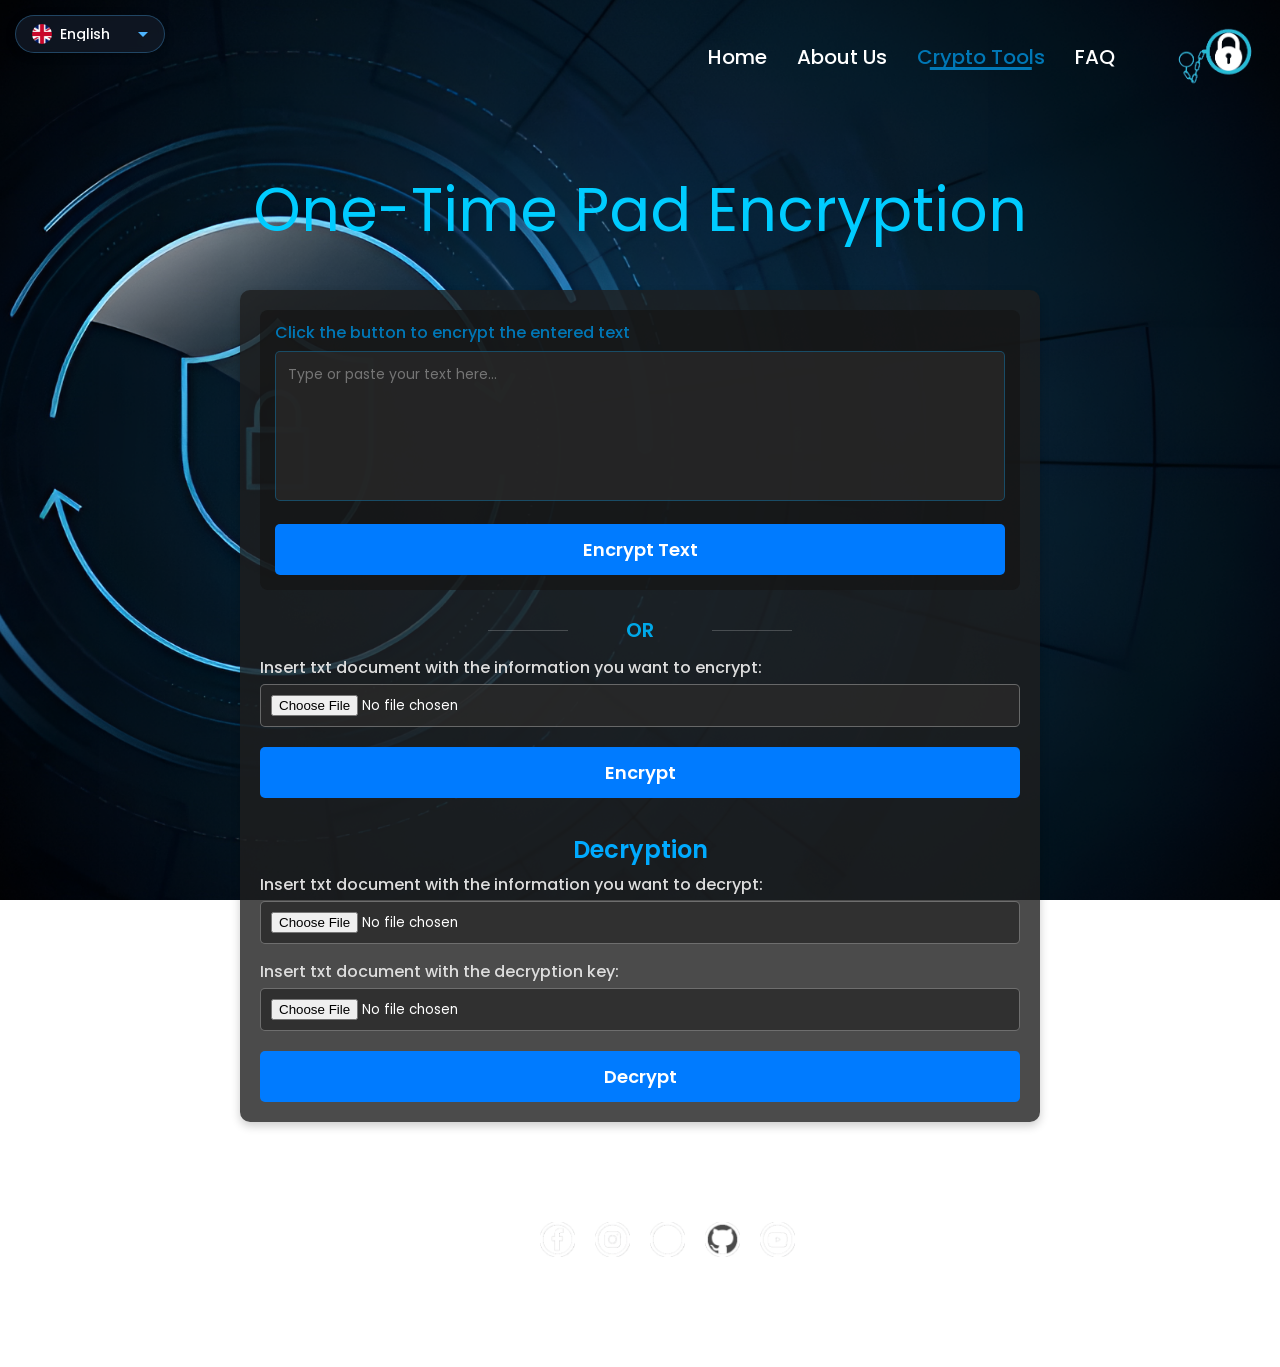
<file: otp.html>
<!DOCTYPE html>
<html lang="en">
<head>
    <meta charset="UTF-8">
    <meta name="viewport" content="width=device-width, initial-scale=1.0">

    <link rel="stylesheet" href="css/nullstyle.css">
    <link rel="stylesheet" href="css/style.css">
    <link rel="stylesheet" href="css/media.css">

    <link href="https://fonts.googleapis.com/css2?family=Poppins:wght@400;500;600;700&display=swap" rel="stylesheet">

    <link rel="icon" type="image/x-icon" href="image/icon.ico">
    <title data-i18n="otp_title">OTP</title>
</head>
<body>
    <div class="wrapper">

        <!-- Додаємо перемикач мови сюди, перед хедером -->
        <div class="lang-switcher">
            <div class="lang-dropdown" id="language-dropdown">
                <div class="lang-current">
                    <img src="image/photo/en.png" alt="English flag" class="lang-flag" id="current-flag">
                    <span class="lang-name" id="current-language">English</span>
                    <span class="lang-arrow"></span>
                </div>
                <div class="lang-options">
                    <div class="lang-option" data-lang="en">
                        <img src="image/photo/en.png" alt="English flag" class="lang-flag">
                        <span class="lang-name">English</span>
                    </div>
                    <div class="lang-option" data-lang="ua">
                        <img src="image/photo/ua.png" alt="Ukrainian flag" class="lang-flag">
                        <span class="lang-name">Українська</span>
                    </div>
                </div>
            </div>
        </div>

        <header class="header">
            <div class="container">
                <div class="header_inner">
                    <nav class="menu">
                        <ul class="menu_list">
                            <li class="menu_item">
                                <a href="index.html" class="menu_link" data-i18n="home">Home</a>
                            </li>
                            <li class="menu_item">
                                <a href="about.html" class="menu_link" data-i18n="about">About Us</a>
                            </li>
                            <li class="menu_item">
                                <a href="tools.html" class="menu_link active" data-i18n="tools">Crypto Tools</a>
                            </li>
                            <li class="menu_item">
                                <a href="faq.html" class="menu_link" data-i18n="faq">FAQ</a>
                            </li>
                        </ul>
                    </nav>
                    <a href="index.html" class="header_logo">
                        <img src="image/logo.png" alt="logo" class="logo_img">
                    </a>
                    <div class="header_burger">
                        <span></span>
                    </div>
                </div>
            </div>
        </header>

        <main class="main">

            <section class="faq">
                <div class="container">
                    <div class="faq_inner">
                        <h1 class="faq_title" data-i18n="otp_title">One-Time Pad Encryption</h1>
                        
                        <!-- Оновлений HTML код для otp.html -->
                            <div class="otp_container">
                                
                                <!-- Новий блок з текстовим полем для введення -->
                                <div class="text-input-section">
                                    <p class="input-hint" data-i18n="otp_input_hint">Click the button to encrypt the entered text</p>
                                    <textarea id="inputText" placeholder="" class="fixed-textarea" data-i18n-placeholder="otp_placeholder"></textarea>
                                    <div class="text-actions">
                                        <button onclick="otp.encryptText()" class="primary-btn" data-i18n="otp_encrypt_btn">Encrypt Text</button>
                                    </div>
                                    
                                    <!-- Блок результатів шифрування (прихований за замовчуванням) -->
                                    <div id="encryptionResults" class="encryption-results" style="display: none;">
                                        <div class="result-actions">
                                            <button onclick="otp.downloadEncryptedText()" class="secondary-btn" data-i18n="otp_download_btn">Download txt files</button>
                                            <button onclick="otp.copyEncryptedText()" class="secondary-btn" data-i18n="otp_copy_text_btn">Copy text</button>
                                            <button onclick="otp.copyEncryptionKey()" class="secondary-btn" data-i18n="otp_copy_key_btn">Copy the key</button>
                                        </div>
                                    </div>
                                </div>
                                
                                <div class="section-divider" data-i18n="otp_or">OR</div>
                                
                                <label for="inputFile" data-i18n="otp_insert_doc">Insert txt document with the information you want to encrypt:</label>
                                <input type="file" id="inputFile" />
                                <button onclick="otp.encryptFile()" data-i18n="otp_encrypt_file_btn">Encrypt</button>

                                <br><br>

                                <h2 data-i18n="otp_decryption_title">Decryption</h2>

                                <label for="encryptedFile" data-i18n="otp_decrypt_doc">Insert txt document with the information you want to decrypt:</label>
                                <input type="file" id="encryptedFile" />

                                <label for="keyFile" data-i18n="otp_key_doc">Insert txt document with the decryption key:</label>
                                <input type="file" id="keyFile" />

                                <button onclick="otp.decryptFile()" data-i18n="otp_decrypt_btn">Decrypt</button>
                            </div>

                        <div class="home_inner">
                            <div class="home_social_fixed">
                                <a href="#" class="home_social--link">
                                    <img src="image/icon/Facebook.png" alt="social" class="social_img">
                                </a>
                                <a href="#" class="home_social--link">
                                    <img src="image/icon/Instagram.png" alt="social" class="social_img">
                                </a>
                                <a href="#" class="home_social--link tooltip" id="copy-email">
                                    <img src="image/icon/Gmail.png" alt="social" class="social_img">
                                    <span class="tooltip-text">Email: cryptomonocle@gmail.com</span>
                                </a>
                                <a href="#" class="home_social--link">
                                    <img src="image/icon/Github.png" alt="social" class="social_img">
                                </a>
                                <a href="#" class="home_social--link">
                                    <img src="image/icon/Youtube.png" alt="social" class="social_img">
                                </a>
                            </div>
                        </div>
                    </div>
                </div>
            </section>
        </main>
    </div>

    <script src="js/scrollreveal.min.js"></script>
    <script src="https://code.jquery.com/jquery-3.6.1.min.js"></script>
    <script src="js/slick.min.js"></script>
    <script src="js/script.js"></script>
    <script src="js/otp.js"></script>
    <script src="js/lang.js"></script>
</body>
</html>
</file>
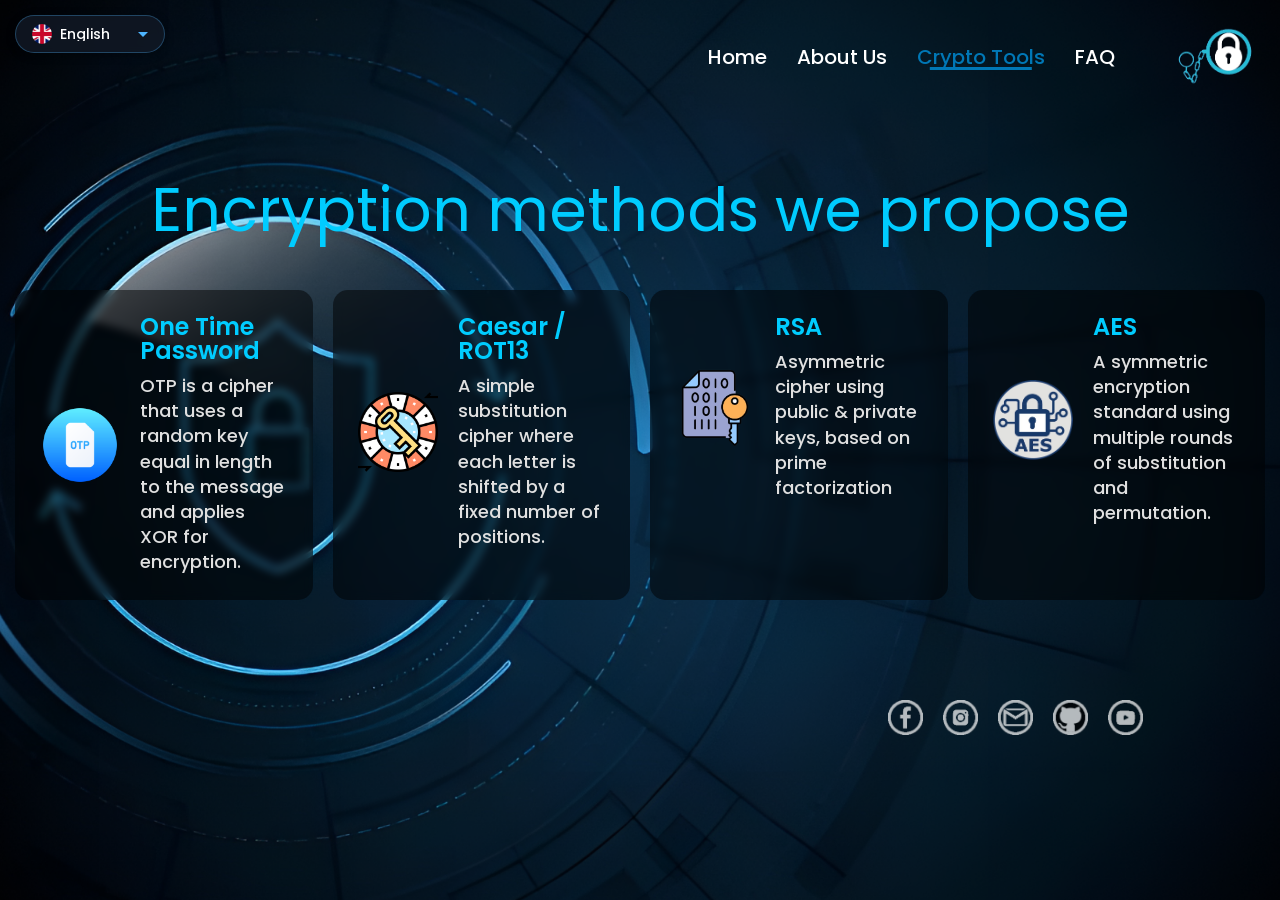
<file: tools.html>
<!DOCTYPE html>
<html lang="en">
<head>
    <meta charset="UTF-8">
    <meta name="viewport" content="width=device-width, initial-scale=1.0">

    <link rel="stylesheet" href="css/nullstyle.css">
    <link rel="stylesheet" href="css/style.css">
    <link rel="stylesheet" href="css/media.css">

    <link href="https://fonts.googleapis.com/css2?family=Poppins:wght@400;500;600;700&display=swap" rel="stylesheet">

    <link rel="icon" type="image/x-icon" href="image/icon.ico">
    <title data-i18n="tools">Crypto Tools</title>
</head>
<body>
    <div class="wrapper">
        <!-- Додаємо перемикач мови сюди, перед хедером -->
        <div class="lang-switcher">
            <div class="lang-dropdown" id="language-dropdown">
                <div class="lang-current">
                    <img src="image/photo/en.png" alt="English flag" class="lang-flag" id="current-flag">
                    <span class="lang-name" id="current-language">English</span>
                    <span class="lang-arrow"></span>
                </div>
                <div class="lang-options">
                    <div class="lang-option" data-lang="en">
                        <img src="image/photo/en.png" alt="English flag" class="lang-flag">
                        <span class="lang-name">English</span>
                    </div>
                    <div class="lang-option" data-lang="ua">
                        <img src="image/photo/ua.png" alt="Ukrainian flag" class="lang-flag">
                        <span class="lang-name">Українська</span>
                    </div>
                </div>
            </div>
        </div>

        <header class="header">
            <div class="container">
                <div class="header_inner">
                    <nav class="menu">
                        <ul class="menu_list">
                            <li class="menu_item">
                                <a href="index.html" class="menu_link" data-i18n="home">Home</a>
                            </li>
                            <li class="menu_item">
                                <a href="about.html" class="menu_link" data-i18n="about">About Us</a>
                            </li>
                            <li class="menu_item">
                                <a href="tools.html" class="menu_link active" data-i18n="tools">Crypto Tools</a>
                            </li>
                            <li class="menu_item">
                                <a href="faq.html" class="menu_link" data-i18n="faq">FAQ</a>
                            </li>
                        </ul>
                    </nav>
                    <a href="index.html" class="header_logo">
                        <img src="image/logo.png" alt="logo" class="logo_img">
                    </a>
                    <div class="header_burger">
                        <span></span>
                    </div>
                </div>
            </div>
        </header>
    
        <main class="main">

            <section class="tools">
                <div class="container">
                    <div class="tools_inner">
                        <h1 class="tools_title" data-i18n="tools_title">Encryption methods we propose</h1>
                        <div class="tools_grid">
                            <a href="otp.html" class="tool_card">
                                <div class="tool_content">
                                    <img src="image/photo/otp.png" alt="OTP" class="tool_icon">
                                    <div class="tool_info">
                                        <h3 class="tool_name" data-i18n="tool_otp_name">One Time Password</h3>
                                        <p class="tool_descr" data-i18n="tool_otp_descr">OTP is a cipher that uses a random key equal in length to the message and applies XOR for encryption.</p>
                                    </div>
                                </div>
                            </a>
                            <a href="caesar.html" class="tool_card">
                                <div class="tool_content">
                                    <img src="image/photo/caesar.png" alt="Caesar" class="tool_icon">
                                    <div class="tool_info">
                                        <h3 class="tool_name" data-i18n="tool_caesar_name">Caesar / ROT13</h3>
                                        <p class="tool_descr" data-i18n="tool_caesar_descr">A simple substitution cipher where each letter is shifted by a fixed number of positions.</p>
                                    </div>
                                </div>
                            </a>
                            <a href="rsa.html" class="tool_card">
                                <div class="tool_content">
                                    <img src="image/photo/rsa.png" alt="RSA" class="tool_icon">
                                    <div class="tool_info">
                                        <h3 class="tool_name" data-i18n="tool_rsa_name">RSA</h3>
                                        <p class="tool_descr" data-i18n="tool_rsa_descr">Asymmetric cipher using public & private keys, based on prime factorization</p>
                                    </div>
                                </div>
                            </a>
                            <a href="aes.html" class="tool_card">
                                <div class="tool_content">
                                    <img src="image/photo/aes.png" alt="AES" class="tool_icon">
                                    <div class="tool_info">
                                        <h3 class="tool_name" data-i18n="tool_aes_name">AES</h3>
                                        <p class="tool_descr" data-i18n="tool_aes_descr">A symmetric encryption standard using multiple rounds of substitution and permutation.</p>
                                    </div>
                                </div>
                            </a>
                        </div>
                        
                        <div class="home_inner">
                            <div class="parent-container">
                                <div class="home_social_fixed_v3">
                                    <a href="#" class="home_social--link">
                                        <img src="image/icon/Facebook.png" alt="social" class="social_img">
                                    </a>
                                    <a href="#" class="home_social--link">
                                        <img src="image/icon/Instagram.png" alt="social" class="social_img">
                                    </a>
                                    <a href="#" class="home_social--link tooltip" id="copy-email">
                                        <img src="image/icon/Gmail.png" alt="social" class="social_img">
                                        <span class="tooltip-text">Email: cryptomonocle@gmail.com</span>
                                    </a>
                                    <a href="#" class="home_social--link">
                                        <img src="image/icon/Github.png" alt="social" class="social_img">
                                    </a>
                                    <a href="#" class="home_social--link">
                                        <img src="image/icon/Youtube.png" alt="social" class="social_img">
                                    </a>
                                </div>
                            </div>
                        </div>
                    </div>
                </div>
            </section>
        </main>
    </div>
    <script src="js/scrollreveal.min.js"></script>
    <script src="https://code.jquery.com/jquery-3.6.1.min.js"></script>
    <script src="js/slick.min.js"></script>
    <script src="js/script.js"></script>
    <script src="js/lang.js"></script>
</body>
</html>
</file>
<file: css/nullstyle.css>
*{
	padding: 0;
	margin: 0;
	border: 0;
}

*,*::before,*::after{
	-moz-box-sizing: border-box;
	-webkit-box-sizing: border-box;
	box-sizing: border-box;
}

:focus:active{
	outline: none;
}
a:focus,a:active{
	outline: none;
}

nav,footer,header,aside{
	display: block;
}

html,body{
	height: 100%;
	width: 100%;
	font-size: 100%;
	line-height: 1;
	font-size: 20px;
	-ms-text-size-adjust: 100%;
	-moz-text-size-adjust: 100%;
	-webkit-text-size-adjust: 100%;
}

input,button,textarea{
	font-family: 'Poppins', sans-serif;
	outline: none;
}

input::-ms-clear{
	display: none;
}
button{
	cursor: pointer;
}
button::-moz-focus-inner{
	padding:0;border:0;
}
a, a:visited{
	text-decoration: none;
}
a:hover{
	text-decoration: none;
}
ul li{
	list-style: none;
}
img{
	vertical-align: top;
}
h1,h2,h3,h4,h5,h6{
	font-size: inherit;font-weight: 400;
}


body{
	font-family: 'Roboto Mono', monospace;
}
</file>
<file: css/style.css>
@font-face {
    font-family: "Reey";
    src: url('../fonts/ReeyRegular.woff2');
}

html{
    scroll-behavior: smooth;
}

body{
    font-family: "Poppins", sans-serif;
    font-weight: 500;
    color: #FFFFFF;
}

::-webkit-scrollbar{
    width: 10px;
}

::-webkit-scrollbar-track{
    background-color: #2C2F33;
}

::-webkit-scrollbar-thumb{
    background-color: #0077B6;
}

::-webkit-scrollbar-thumb:hover {
    background-color: #00A8E8;
}

.container{
    max-width: 1430px;
    margin: 0 auto;
    padding: 0 15px;
}

/* .wrapper{
    display: flex;
    flex-direction: column;
    min-height: 100vh;
    background-image: url('../image/background_fixed.png');
    background-repeat: no-repeat;
    background-size: cover;
    background-position: 40% 50%;
    background-attachment: fixed;
} */

.wrapper {
    display: flex;
    flex-direction: column;
    min-height: 100vh;
    background-image: url('../image/background_fixed.png');
    background-repeat: no-repeat;
    background-size: cover;
    background-position: 40% 50%;
    background-attachment: fixed; /* This is causing the issue on mobile */
}

/* .wrapper-home{
    display: flex;
    flex-direction: column;
    min-height: 100vh;
    background-image: url('../image/background.png');
    background-repeat: no-repeat;
    background-size: cover;
    background-position: 40% 50%;
} */

.wrapper-home {
    display: flex;
    flex-direction: column;
    min-height: 100vh;
    background-image: url('../image/background.png');
    background-repeat: no-repeat;
    background-size: cover;
    background-position: center center; /* Changed from 40% 50% */
    width: 100%;
    overflow-x: hidden;
}

.main{
    min-height: 100%;
    flex: 1 1 auto;
}

.header{
    padding: 20px 0;
    height: 80px;
    width: 100%;
    top: 0;
    right: 0;
    position: relative;
    z-index: 5;
}

.home{
    padding-top: 100px;
}

.header_inner{
    display: flex;
    align-items: center;
    justify-content: end;
}

.menu_list{
    display: flex;
    align-items: center;
}

.menu_item{
    margin-left: 30px;
}

.menu_item:first-child{
    margin-left: 0;
}

.menu_link{
    color: #FFFFFF;
    font-size: 20px;
    position: relative;
}

.menu_link::after{
    content: '';
    display: block;
    position: absolute;
    width: 0;
    height: 3px;
    background-color: #0077B6;
    transform: translate(-50%);
    left:50%;
    transition: all 0.3s ease-in-out;
}

.menu_link:hover{
    color: #0077B6;
}

.menu_link:hover::after{
    width: 80%;
}

.header_logo{
    margin-left: 50px;
}

.logo_img{
    max-width: 100px;
}

.home_inner{
    text-align: right;
    max-width: 500px;
    text-align: center;
    margin-left: auto;
}

.home_subtitle{
    font-weight: 600;
    color: #CCCCCC;
    font-size: 30px;
    margin-bottom: 10px;
}

.home_title{
    font-size: 80px;
    font-weight: 700;
    color: #00CCFF;
}

.home_descr{
    font-family: 'Robot';
    font-size: 40px;
    color: #E0E0E0;
    margin-top: -5px;
    margin-bottom: 30px;
}

.home_text{
    color: #E0E0E0;
    font-size: 20px;
    font-weight: 300;
    line-height: 30px;
    margin-bottom: 40px;
}

.home_link{
    font-weight: 600;
    color: #FFFFFF;
    background-color: #00CCFF; 
    padding: 8px 60px;
    border-radius: 30px;
    letter-spacing: 2px;
    transition: all 0.3s ease-in-out;
}

.home_link:hover{
    background-color: #0077B6;
}

.home_social{
    text-align: left;
    margin-top: 100px;
    opacity: 0.7;
    padding-bottom: 100px;
}

.home_social_fixed{
    text-align: left;
    margin-top: 100px;
    opacity: 0.7;
    padding-bottom: 10px;
}

.parent-container {
    display: flex;
    justify-content: center;
    position: relative;
}

.home_social_fixed_v3 {
    text-align: left;
    margin-top: 100px;
    opacity: 0.7;
    padding-bottom: 10px;
}

.home_social--link{
    margin-left: 15px;
}

.home_social--link:first-child{
    margin-left: 0;
}

.social_img{
    width: 35px;
    height: 35px;
    transition: all 0.3s ease-in-out;
}

.social_img:hover{
    transform: rotate(-15deg);
}

.tooltip {
    position: relative;
    display: inline-block;
    cursor: pointer;
}

.tooltip-text {
    visibility: hidden;
    max-width: 300px;
    background-color: #00A8E8;
    color: #fff;
    text-align: center;
    padding: 5px;
    border-radius: 5px;

    position: absolute;
    top: -40px;
    left: 50%;
    transform: translateX(-50%);
    z-index: 10;

    opacity: 0;
    transition: opacity 0.3s;
}

.tooltip:hover .tooltip-text {
    visibility: visible;
    opacity: 1;
}

#copy-message {
    visibility: hidden;
    position: fixed;
    bottom: 20px;
    left: 50%;
    transform: translateX(-50%);
    background-color: #0077B6;
    color: #fff;
    padding: 10px 20px;
    border-radius: 5px;
    opacity: 0;
    transition: opacity 0.3s ease-in-out;
    font-size: 16px;
}

.menu_link.active {
    color: #0077B6;
}

.menu_link.active::after {
    width: 80%;
}

/* ----------------------------------------------------------------------------- */

.about {
    padding: 100px 0;
}

.about_inner {
    max-width: 800px;
    margin: 0 auto;
}

.about_title {
    font-size: 60px;
    color: #00CCFF;
    text-align: center;
    margin-bottom: 50px;
}

.about_block {
    background: rgba(0, 0, 0, 0.5);
    padding: 30px;
    border-radius: 15px;
    margin-bottom: 30px;
    backdrop-filter: blur(5px);
}

.about_subtitle {
    color: #00CCFF;
    font-size: 28px;
    margin-bottom: 20px;
}

.about_text {
    color: #E0E0E0;
    font-size: 16px;
    line-height: 1.6;
}

/* ----------------------------------------------------------------------- */

.faq {
    padding: 100px 0;
}

.faq_inner {
    max-width: 800px;
    margin: 0 auto;
}

.faq_title {
    font-size: 60px;
    color: #00CCFF;
    text-align: center;
    margin-bottom: 50px;
}

.faq_list {
    display: flex;
    flex-direction: column;
    gap: 20px;
    margin-bottom: 50px;
}

.faq_item {
    background: rgba(0, 0, 0, 0.5);
    padding: 25px;
    border-radius: 15px;
    backdrop-filter: blur(5px);
    transition: transform 0.3s ease;
}

.faq_item:hover {
    transform: translateX(10px);
}

.faq_question {
    color: #00CCFF;
    font-size: 24px;
    font-weight: 600;
    margin-bottom: 15px;
    position: relative;
    padding-left: 30px;
}

.faq_question::before {
    content: "Q:";
    position: absolute;
    left: 0;
    color: #0077B6;
}

.faq_answer {
    color: #E0E0E0;
    font-size: 16px;
    line-height: 1.6;
    padding-left: 30px;
    position: relative;
}

.faq_answer::before {
    content: "A:";
    position: absolute;
    left: 0;
    color: #00A8E8;
}

/* --------------------------------------------------------------------------- */

.tools {
    padding: 100px 0;
}

.tools_title {
    font-size: 60px;
    color: #00CCFF;
    text-align: center;
    margin-bottom: 50px;
}

.tools_grid {
    display: grid;
    grid-template-columns: repeat(auto-fit, minmax(250px, 1fr)); 
    gap: 20px;
}

.tool_card {
    background: rgba(0, 0, 0, 0.5);
    border-radius: 15px;
    padding: 25px;
    backdrop-filter: blur(5px);
    transition: transform 0.3s ease;
}

.tool_card:hover {
    transform: translateY(-5px);
    background: rgba(0, 0, 0, 0.7);
}

.tool_content {
    display: flex;
    align-items: center;
    gap: 20px;
}

.tool_icon {
    width: 80px;
    height: 80px;
    object-fit: contain;
}

.tool_name {
    color: #00CCFF;
    font-size: 24px;
    font-weight: 600;
    margin-bottom: 10px;
}

.tool_descr {
    color: #E0E0E0;
    font-size: 16px;
    line-height: 1.4;
}

.tool_card p {
    font-size: 18px;
}

.tool_card h2 {
    font-size: 24px;
}

.tool_card button {
    font-size: 18px;
}

/* --------------------------------------------------------------------------- */

.otp_container {
    max-width: 800px;
    margin: 0 auto;
    padding: 20px;
    background: rgba(30, 30, 30, 0.8); /* Прозора чорна рамка */
    border-radius: 10px;
    box-shadow: 0 4px 10px rgba(0, 0, 0, 0.2);
    color: #fff;
    font-family: 'Poppins', sans-serif;
}

.otp_container h2 {
    font-size: 24px;
    font-weight: 600;
    margin-bottom: 15px;
    text-align: center;
    color: #00aaff; /* Блакитний заголовок */
}

.otp_container label {
    display: block;
    font-size: 16px; /* Трохи більший текст */
    font-weight: 500;
    margin-bottom: 8px; /* Більший відступ */
    color: #ddd;
}

.otp_container input[type="file"] {
    display: block;
    width: 100%;
    padding: 10px;
    margin-bottom: 20px; /* Більший відступ */
    border: 1px solid rgba(255, 255, 255, 0.3); /* Прозора рамка */
    border-radius: 5px;
    background: rgba(42, 42, 42, 0.8);
    color: #fff;
    cursor: pointer;
    transition: 0.3s ease;
}

.otp_container input[type="file"]:hover {
    background: rgba(50, 50, 50, 0.9);
}

.otp_container button {
    display: block;
    width: 100%;
    padding: 12px;
    margin-top: 10px;
    border: none;
    border-radius: 5px;
    background: #007bff; /* Блакитна кнопка */
    color: #fff;
    font-size: 18px; /* Трохи більший текст кнопки */
    font-weight: 600;
    cursor: pointer;
    transition: 0.3s ease;
}

.otp_container button:hover {
    background: #0056b3; /* Трохи темніший блакитний при наведенні */
}

/* --------------------------------------------------------------------------- */

/* Стилі для текстового поля */
.text-input-section {
    margin-bottom: 30px;
    background: rgba(20, 20, 20, 0.7);
    padding: 15px;
    border-radius: 8px;
}

.input-hint {
    color: #0077B6;
    font-size: 16px;
    margin-bottom: 10px;
    font-weight: 500;
}

.fixed-textarea {
    width: 100%;
    height: 150px;
    padding: 12px;
    background: rgba(40, 40, 40, 0.8);
    border: 1px solid rgba(0, 170, 255, 0.3);
    border-radius: 5px;
    color: #fff;
    font-family: 'Poppins', sans-serif;
    font-size: 14px;
    resize: none; /* Заборона зміни розміру */
    margin-bottom: 10px;
}

.fixed-textarea:focus {
    border-color: #00CCFF;
    outline: none;
    box-shadow: 0 0 5px rgba(0, 204, 255, 0.5);
}

/* Стилі для кнопок */
.text-actions {
    display: flex;
    justify-content: flex-end;
}

.primary-btn {
    padding: 10px 20px;
    background-color: #0077B6;
    color: white;
    border: none;
    border-radius: 5px;
    font-weight: 600;
    cursor: pointer;
    transition: background-color 0.3s ease;
}

.primary-btn:hover {
    background-color: #00A8E8;
}

/* Стилі для результатів шифрування */
.encryption-results {
    margin-top: 15px;
    padding: 15px;
    background: rgba(10, 10, 10, 0.8);
    border-radius: 5px;
}

.result-actions {
    display: flex;
    flex-wrap: wrap;
    gap: 10px;
}

.secondary-btn {
    padding: 8px 15px;
    background-color: #303030;
    color: #00CCFF;
    border: 1px solid #0077B6;
    border-radius: 4px;
    font-weight: 500;
    cursor: pointer;
    transition: all 0.3s ease;
}

.secondary-btn:hover {
    background-color: #0077B6;
    color: white;
}

.section-divider {
    text-align: center;
    font-weight: 600;
    color: #00A8E8;
    margin: 20px 0;
    position: relative;
}

.section-divider::before,
.section-divider::after {
    content: '';
    position: absolute;
    top: 50%;
    width: 80px;
    height: 1px;
    background-color: rgba(255, 255, 255, 0.2);
}

.section-divider::before {
    left: 30%;
}

.section-divider::after {
    right: 30%;
}

.decryption-result {
    margin-top: 25px;
    display: none;
}

.result-container {
    background: rgba(20, 20, 20, 0.7);
    padding: 15px;
    border-radius: 8px;
}

.result-container h3 {
    color: #00CCFF;
    font-size: 18px;
    margin-bottom: 10px;
}

.result-textarea {
    width: 100%;
    height: 120px;
    padding: 12px;
    background: rgba(40, 40, 40, 0.8);
    border: 1px solid rgba(0, 170, 255, 0.3);
    border-radius: 5px;
    color: #fff;
    font-family: 'Poppins', sans-serif;
    font-size: 14px;
    resize: none;
    margin-bottom: 10px;
}

/* Додайте до існуючої otp_container */
.otp_container {
    position: relative;
}

/* Індикатор формата даних */
.format-indicator {
    display: inline-block;
    font-size: 12px;
    padding: 2px 6px;
    margin-left: 10px;
    border-radius: 3px;
    background-color: #2a2a2a;
    color: #00CCFF;
}

/* --------------------------------------------------------------------------- */

.password-section {
    margin: 15px 0;
}

.password-input {
    width: 100%;
    padding: 12px;
    background: rgba(40, 40, 40, 0.8);
    border: 1px solid rgba(0, 170, 255, 0.3);
    border-radius: 5px;
    color: #fff;
    font-family: 'Poppins', sans-serif;
    font-size: 14px;
    margin-bottom: 10px;
}

.password-input:focus {
    border-color: #00CCFF;
    outline: none;
    box-shadow: 0 0 5px rgba(0, 204, 255, 0.5);
}

.key-generation-section {
    margin-bottom: 30px;
    background: rgba(20, 20, 20, 0.7);
    padding: 20px;
    border-radius: 8px;
}

.key-size-selection {
    margin: 15px 0;
    display: flex;
    align-items: center;
    flex-wrap: wrap;
    gap: 10px;
}

.key-size-select {
    padding: 8px 12px;
    background: rgba(40, 40, 40, 0.8);
    border: 1px solid rgba(0, 170, 255, 0.3);
    border-radius: 5px;
    color: #fff;
    font-family: 'Poppins', sans-serif;
}

.key-display {
    margin-top: 20px;
}

.key-container {
    margin-bottom: 20px;
    padding: 15px;
    background: rgba(10, 10, 10, 0.8);
    border-radius: 5px;
}

.key-textarea, 
.key-input-textarea,
.encrypted-textarea {
    width: 100%;
    height: 120px;
    padding: 12px;
    background: rgba(40, 40, 40, 0.8);
    border: 1px solid rgba(0, 170, 255, 0.3);
    border-radius: 5px;
    color: #fff;
    font-size: 14px;
    resize: none;
    margin: 10px 0;
    line-height: 1.5;
    overflow-x: auto;
    white-space: pre;
}

.key-actions {
    display: flex;
    flex-wrap: wrap;
    gap: 10px;
}

.warning-text {
    color: #ff6347;
    font-size: 14px;
    margin-top: 10px;
    font-weight: 500;
}

.key-input-section {
    margin: 15px 0;
}

.file-input-section {
    margin-bottom: 30px;
    background: rgba(20, 20, 20, 0.7);
    padding: 20px;
    border-radius: 8px;
}

/* --------------------------------------------------------------------------- */

/* Стилі для мовного перемикача - оновлена версія */
.lang-switcher {
    position: absolute;
    top: 15px; 
    left: 15px; 
    z-index: 1000;
    transition: all 0.3s ease-in-out;
    pointer-events: auto; /* Забезпечуємо, що перемикач завжди реагує на кліки */
}

.lang-dropdown {
    background-color: rgba(18, 25, 38, 0.8);
    border-radius: 20px;
    padding: 8px 16px;
    cursor: pointer;
    backdrop-filter: blur(5px);
    border: 1px solid rgba(77, 181, 255, 0.3);
    min-width: 150px;
    box-shadow: 0 2px 10px rgba(0, 0, 0, 0.3);
    position: relative;
}

.lang-current {
    display: flex;
    align-items: center;
    justify-content: space-between;
}

.lang-flag {
    width: 20px;
    height: 20px;
    border-radius: 50%;
    object-fit: cover;
    margin-right: 8px;
    flex-shrink: 0;
}

.lang-name {
    color: #fff;
    font-family: 'Poppins', sans-serif;
    font-size: 14px;
    white-space: nowrap;
    overflow: hidden;
    text-overflow: ellipsis;
    flex-grow: 1;
}

.lang-arrow {
    border-style: solid;
    border-width: 5px 5px 0 5px;
    border-color: #4DB5FF transparent transparent transparent;
    margin-left: 8px;
    transition: transform 0.3s ease;
    flex-shrink: 0;
}

.lang-dropdown.active .lang-arrow {
    transform: rotate(180deg);
}

.lang-options {
    position: absolute;
    top: 100%;
    left: 0;
    width: 100%;
    background-color: rgba(18, 25, 38, 0.9);
    border-radius: 0 0 15px 15px;
    display: none;
    overflow: hidden;
    box-shadow: 0 4px 12px rgba(0, 0, 0, 0.2);
    border: 1px solid rgba(77, 181, 255, 0.3);
    border-top: none;
    margin-top: 2px;
    z-index: 1001;
}

.lang-dropdown.active .lang-options {
    display: block;
}

.lang-option {
    display: flex;
    align-items: center;
    padding: 8px 16px;
    transition: background-color 0.3s ease;
}

.lang-option:hover {
    background-color: rgba(77, 181, 255, 0.2);
}

/* --------------------------------------------------------------------------- */

/* Стилі для блоку з кнопками інструкцій */
.instruction-buttons {
    display: flex;
    flex-wrap: wrap;
    gap: 15px;
    margin-top: 20px;
    justify-content: center;
}

.instruction-btn {
    display: flex;
    align-items: center;
    padding: 10px 20px;
    background: rgba(0, 119, 182, 0.8);
    border-radius: 8px;
    color: white;
    text-decoration: none;
    transition: all 0.3s ease;
    border: 1px solid rgba(0, 204, 255, 0.3);
    box-shadow: 0 2px 5px rgba(0, 0, 0, 0.2);
    font-weight: 500;
    min-width: 220px;
    justify-content: center;
}

.instruction-btn:hover {
    background: rgba(0, 168, 232, 0.9);
    transform: translateY(-2px);
    box-shadow: 0 4px 8px rgba(0, 0, 0, 0.3);
}

.instruction-btn.english-btn {
    background: linear-gradient(135deg, rgba(0, 119, 182, 0.8), rgba(0, 85, 130, 0.9));
}

.instruction-btn.ukrainian-btn {
    background: linear-gradient(135deg, rgba(0, 87, 184, 0.8), rgba(255, 215, 0, 0.2));
}

.btn-flag {
    width: 20px;
    height: 20px;
    border-radius: 50%;
    margin-right: 10px;
    box-shadow: 0 0 3px rgba(0, 0, 0, 0.3);
}
</file>
<file: css/media.css>
@media(max-width:867.98px){
    .body.lock{
        overflow: hidden;
    }

    .wrapper{
        position: relative;
        background-attachment: scroll; 
    }

    .wrapper::before{
        content: '';
        background-color: rgba(0, 0, 0, 0.5);
        width: 100%;
        height: 100%;
        position: absolute;
        top: 0;
        left: 0;
        z-index: 2;
    }

    .header{
        position: relative;
        z-index: 50;
    }

    .header_logo{
        position: relative;
        z-index: 5;
        margin-left: 0;
    }

    .header_inner{
        display: flex;
        justify-content: space-between;
    }

    .header_burger{
        display: block;
        position: relative;
        width: 36px;
        height: 25px;
        z-index: 5;
    }

    .header_burger::before, 
    .header_burger::after, 
    .header_burger span{
        content: '';
        position: absolute;
        height: 3px;
        background-color: #FFFFFF;
        width: 100%;
        transition: all 0.3s ease-in-out;
    }
    
    .header_burger::before{
        top: 0;
    }
    
    .header_burger::after{
        bottom: 0;
    }
    
    .header_burger span{
        top: 11px;
        transition: all 0.3s ease-in-out;
    }

    .header_burger.active::after{
		transform: rotate(-45deg);
		bottom: 11px;
	}
	.header_burger.active::before{
		transform: rotate(45deg);
		top: 11px;
	}
	.header_burger.active span{
		transform: scale(0);
	}

    .menu{
        position: fixed;
        top: 0;
        width: 100%;
        height: 100%;
        right: -100%;
        background-color: rgba(0, 0, 0, 0.8);
        padding: 150px 15px 0 0;
        overflow: auto;
        transition: all 0.3s ease-in-out;
        z-index: 5;
    }

    .menu.active{
        right: 0;
    }

    .menu_list{
        display: block;
        text-align: right;
    }

    .menu_item{
        margin-bottom: 40px;
    }

    .menu_link{
        font-size: 32px;
        color: #FFFFFF;
    }

    .home_inner{
        position: relative;
        z-index: 5;
        display: block;
        margin: 0 auto;
    }

    .home_descr{
        color: #E0E0E0;
    }

    .home_social{
        text-align: center;
    }

    .home_social_fixed{
        text-align: center;
    }

    .faq_title {
        font-size: 48px;
    }
    
    .faq_question {
        font-size: 20px;
    }
    
    .faq_answer {
        font-size: 14px;
    }

    .tools_grid {
        grid-template-columns: 1fr;
        max-width: 500px;
    }
    
    .tools_title {
        font-size: 48px;
    }

    .tool_content {
        flex-direction: column;
        text-align: center;
    }

    .tool_name {
        font-size: 20px;
    }

    .tool_descr {
        font-size: 14px;
    }

    .tools_inner {
        position: relative;
        z-index: 3; /* Higher than the overlay's z-index of 2 */
    }

    .faq_inner {
        position: relative;
        z-index: 3; /* Higher than the overlay's z-index of 2 */
    }

    /* -------------------------------------------------------------------- */

    /* Оновлені стилі для перемикача мови на мобільних пристроях */
    .lang-switcher {
        position: absolute;
        top: 20px;
        right: 70px; /* Розташовуємо праворуч від бургер-меню */
        left: auto; /* Скидаємо лівий відступ */
        z-index: 51; /* Підвищуємо z-index, щоб перемикач був над іншими елементами */
        pointer-events: auto; /* Забезпечуємо, що клікабельність працює */
    }
    
    .lang-dropdown {
        min-width: 120px; /* Зменшуємо розмір на мобільних */
        padding: 6px 12px;
    }
    
    .lang-name {
        font-size: 13px;
    }

    /* Стилі для перемикача мови, коли меню активне */
    .lang-switcher.mobile-active {
        right: auto; 
        left: 20px; 
        top: 80px; 
        position: fixed;
        z-index: 51; 
    }
    
    /* Стилі для випадаючого списку в мобільному режимі */
    .lang-options {
        /* Забезпечуємо, що випадаючий список завжди на передньому плані */
        z-index: 1002; 
    }

    .lang-dropdown.active .lang-options {
        display: block;
        /* Забезпечуємо, що опції мови завжди видимі над іншими елементами */
        z-index: 1002;
    }

    /* -------------------------------------------------------------------- */

    .instruction-buttons {
        flex-direction: column;
        align-items: center;
    }
    
    .instruction-btn {
        width: 100%;
        max-width: 280px;
    }
}

@media(max-width:500.98px){
    .home_title{
        font-size: calc(50px + (80 - 50) * ((100vw - 320px) / (500 - 320)));
    }

    .home_descr{
        font-size: calc(30px + (45 - 30) * ((100vw - 320px) / (500 - 320)));
    }

    .home_text{
        font-size: calc(14px + (20 - 14) * ((100vw - 320px) / (500 - 320)));
    }

    .faq_title {
        font-size: calc(36px + (48 - 36) * ((100vw - 320px) / (500 - 320)));
    }
    
    .faq_item {
        padding: 20px;
    }
    
    .faq_question {
        font-size: 18px;
    }

    .tools {
        padding: 50px 0;
    }

    .tools_title {
        font-size: calc(36px + (48 - 36) * ((100vw - 320px) / (500 - 320)));
    }

    .tool_card {
        padding: 15px;
    }

    .tool_icon {
        width: 60px;
        height: 60px;
    }

    .lang-switcher.mobile-active {
        top: 70px;
    }

    /* ------------------------------------------------------------------ */

    .lang-switcher {
        top: 18px;
        right: 60px;
    }
    
    .lang-dropdown {
        min-width: 100px;
        padding: 5px 10px;
    }
    
    .lang-flag {
        width: 18px;
        height: 18px;
        margin-right: 6px;
    }
    
    .lang-name {
        font-size: 12px;
    }
    
    .lang-arrow {
        border-width: 4px 4px 0 4px;
        margin-left: 5px;
    }
}

@media(max-width: 1200px) {
    .tools_grid {
        grid-template-columns: repeat(2, 1fr);
        max-width: 800px;
        gap: 20px;
    }
}

@media (max-width: 768px) {
    .tools_grid {
        display: flex;
        flex-direction: column;
        align-items: center;
    }

    .tool_card {
        width: 100%;
        max-width: 400px; /* Щоб картки не були занадто широкі */
        margin-bottom: 20px;
    }

    .tool_card p {
        font-size: 18px;
    }

    .result-actions {
        flex-direction: column;
    }
    
    .secondary-btn {
        width: 100%;
    }
}
</file>
